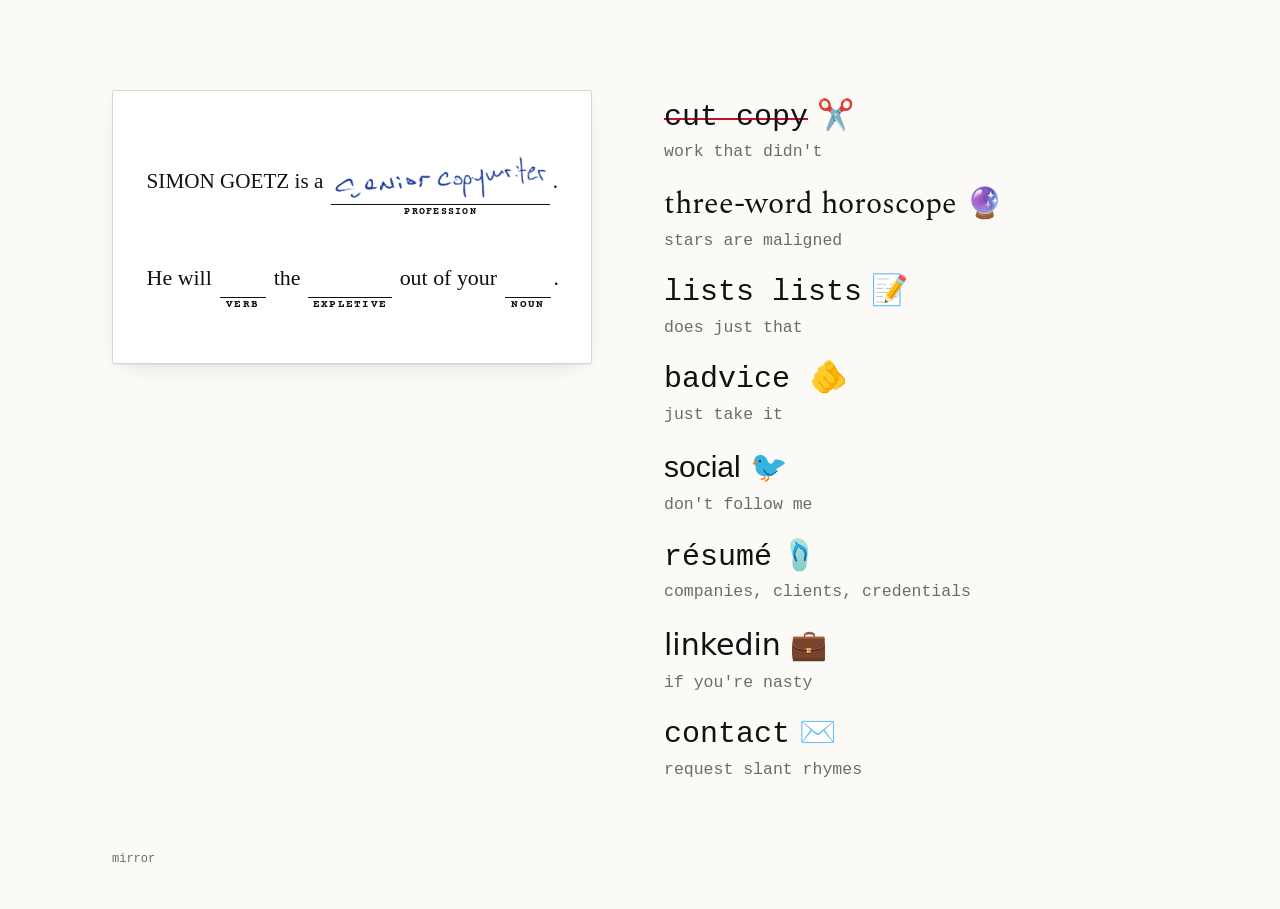
<file: index.html>
<!doctype html>
<html lang="en">
<head>
<meta charset="utf-8">
<meta name="viewport" content="width=device-width, initial-scale=1">
<title>Simon Goetz, Senior Copywriter</title>
<link rel="icon" href="/favicon.svg" type="image/svg+xml">
<meta property="og:title" content="Simon Goetz, Senior Copywriter">
<meta property="og:url" content="https://abcdefghijklmnopqrstuvwxyz.llc/">
<meta property="og:image" content="https://abcdefghijklmnopqrstuvwxyz.llc/og.png">
<meta property="og:image:width" content="1200">
<meta property="og:image:height" content="630">
<meta name="twitter:card" content="summary_large_image">
<meta name="description" content="SIMON GOETZ is a senior copywriter.">
<meta property="og:description" content="SIMON GOETZ is a senior copywriter.">
<script src="mirror.js?v=e56e18dc"></script>
<link rel="stylesheet" href="style.css?v=29d5fe85">
<link rel="preconnect" href="https://fonts.googleapis.com">
<link rel="preconnect" href="https://fonts.gstatic.com" crossorigin>
<link rel="stylesheet" href="https://fonts.googleapis.com/css2?family=Spectral:ital,wght@0,400;0,600;1,400&family=Courier+Prime:wght@700&family=Nothing+You+Could+Do&family=EB+Garamond&display=swap">
</head>
<body class="home">
<main>
<h1 class="sr-only">Simon Goetz, Senior Copywriter</h1>
<aside class="card" aria-label="Simon's first business card, a mad lib"><div class="flip">
<div class="side front"><div class="face">
<p class="l1">SIMON GOETZ is a <span class="blank filled"><img class="hand" src="/handwriting.png?v=539e01a2" alt="senior copywriter" width="1100" height="241" decoding="async"><span class="cue">profession</span></span>.</p>
<p class="l2">He will <label class="blank"><input aria-label="verb" autocomplete="off" spellcheck="false" maxlength="14"><span class="cue">verb</span></label>
the <label class="blank wide"><input aria-label="expletive" autocomplete="off" spellcheck="false" maxlength="18"><span class="cue">expletive</span></label>
out of your <label class="blank"><input aria-label="noun" autocomplete="off" spellcheck="false" maxlength="14"><span class="cue">noun</span></label>.</p>
</div></div>
<div class="side back" aria-hidden="true"><div class="face">
<p class="lic">Licensed to use the whole alphabet.</p>
<p class="url"><a href="https://abcdefghijklmnopqrstuvwxyz.llc">abcdefghijklmnopqrstuvwxyz.llc</a></p>
</div></div>
</div><button class="sr-only turn" type="button">Turn the card over</button></aside>
<ol>
<li value="1" class="to-cut"><a href="/cut-copy/"><span class="word">cut copy</span><span class="emo" aria-hidden="true">✂️</span></a> <span class="aside">work that didn't</span></li>
<li value="2" class="to-twh"><a href="https://threewordhoroscope.substack.com"><span class="word">three-word horoscope</span><span class="emo" aria-hidden="true">🔮</span></a> <span class="aside">stars are maligned</span></li>
<li value="3" class="to-lists"><a href="https://listslists.xyz"><span class="word">lists lists</span><span class="emo" aria-hidden="true">📝</span></a> <span class="aside">does just that</span></li>
<li value="4" class="to-badvice"><a href="https://badvice.fyi"><span class="word">badvice</span> <span class="point" aria-hidden="true">🫵</span></a> <span class="aside">just take it</span></li>
<li value="5" class="to-social"><a href="/social/"><span class="word">social</span><span class="emo" aria-hidden="true">🐦</span></a> <span class="aside">don't follow me</span></li>
<li value="7" class="to-resume"><a href="/resume/"><span class="word">résumé</span><span class="shirt" aria-hidden="true"><span class="off">🩴</span><span class="on">👔</span></span></a> <span class="aside">companies, clients, credentials</span></li>
<li value="8" class="to-linkedin"><a href="https://www.linkedin.com/in/simongoetz"><span class="word">linkedin</span><span class="emo" aria-hidden="true">💼</span></a> <span class="aside">if you're nasty</span></li>
<li value="9" class="to-contact"><a href="#contact" class="mail" data-u="bm9taXM=" data-d="Y2xsLnp5eHd2dXRzcnFwb25tbGtqaWhnZmVkY2Jh" rel="nofollow"><span class="word">contact</span><span class="emo" aria-hidden="true">✉️</span></a> <span class="aside">request slant rhymes</span></li>
</ol>
<script>window.LISTS_FONTS = ["Literata", "EB Garamond", "Crimson Pro", "Libre Baskerville", "Lora", "Merriweather", "Source Serif 4", "Spectral", "Cormorant Garamond", "Alegreya", "Vollkorn", "Gentium Book Plus", "Newsreader", "Fraunces", "Instrument Serif", "Playfair Display", "Bodoni Moda", "Old Standard TT", "Cardo", "Sorts Mill Goudy", "PT Serif", "Bitter", "Domine", "Libre Caslon Text", "IM Fell English", "Atkinson Hyperlegible", "Inter", "IBM Plex Sans", "Work Sans", "Fira Sans", "Space Grotesk", "Libre Franklin", "Alegreya Sans", "PT Sans", "Manrope", "Archivo", "Syne", "Public Sans", "Jost", "Lexend", "Figtree", "Karla", "IBM Plex Mono", "JetBrains Mono", "Fira Code", "Space Mono", "Courier Prime", "Inconsolata", "Victor Mono", "DM Mono", "Overpass Mono", "Cousine", "Martian Mono", "Azeret Mono", "Major Mono Display", "Unica One", "Young Serif", "Gloock", "Libre Bodoni", "Ibarra Real Nova", "Besley", "Petrona", "Brygada 1918", "Imbue", "Castoro", "Rosarivo", "Zilla Slab", "Piazzolla", "Gelasio", "Bricolage Grotesque", "Hanken Grotesk", "Schibsted Grotesk", "Instrument Sans", "Recursive", "Chivo", "Spline Sans", "Geist", "Funnel Display", "Familjen Grotesk", "Epilogue", "Commissioner", "Big Shoulders Display", "Onest", "Darker Grotesque", "Radio Canada Big", "Chivo Mono", "Spline Sans Mono", "Geist Mono", "Atkinson Hyperlegible Mono", "Sometype Mono", "Red Hat Mono", "Fragment Mono", "Tiny5"];
window.BIOS_PAPERS = [["#fbf8f1", "#1b1b1b"], ["#111111", "#f2efe6"], ["#f4e9d8", "#3a2a1a"], ["#ffffff", "#0033cc"], ["#ffe94d", "#111111"], ["#e9f1ea", "#16351f"], ["#1d1f3a", "#f7d488"], ["#f7f2ff", "#3b1d6e"], ["#fff5f5", "#b3001b"], ["#eeeeee", "#222222"], ["#0b3d2e", "#e8f5e9"], ["#fdf0e6", "#c2410c"], ["#fff8e7", "#7a1f00"], ["#0f1e3d", "#ffd6a5"], ["#f0fff4", "#05603a"], ["#2b0a3d", "#ffb3f6"], ["#ffefd5", "#5b2c06"], ["#002b36", "#93e1d8"], ["#fdf6e3", "#073642"], ["#ff6b6b", "#1a0000"], ["#ffd1dc", "#6b0f2b"], ["#e0f7fa", "#004d57"], ["#3d0000", "#ffcfa3"], ["#f5f5dc", "#3b3b00"], ["#000000", "#39ff14"], ["#14213d", "#fca311"], ["#ffffff", "#008000"], ["#ffe4e1", "#8b0000"], ["#283618", "#fefae0"], ["#fefae0", "#bc4749"], ["#cdeac0", "#2d3a1f"], ["#03045e", "#caf0f8"], ["#f8edeb", "#6d597a"], ["#2d00f7", "#ffffff"], ["#ff9f1c", "#1d1d1d"], ["#a8dadc", "#1d3557"], ["#ffffff", "#7b2cbf"], ["#1e1e1e", "#ff8c42"], ["#f2e8cf", "#386641"], ["#ffc6ff", "#3a0ca3"], ["#06d6a0", "#073b4c"], ["#ffbe0b", "#3a0ca3"], ["#22223b", "#f2e9e4"], ["#ffd6e0", "#0b3954"], ["#00a6fb", "#001b2e"], ["#002fa7", "#f4f1ea"], ["#e30613", "#ffffff"], ["#f2c12e", "#111111"], ["#ef6c1a", "#111111"], ["#2b2b2b", "#ff7a1a"], ["#ff48b0", "#1b1b1b"], ["#ffffff", "#1d3ec9"], ["#ffffff", "#d52b1e"], ["#282828", "#ebdbb2"], ["#fbf1c7", "#3c3836"], ["#282a36", "#f8f8f2"], ["#2e3440", "#d8dee9"], ["#1a1b26", "#c0caf5"], ["#1e1e2e", "#cdd6f4"], ["#eff1f5", "#4c4f69"], ["#191724", "#e0def4"], ["#faf4ed", "#575279"], ["#2d353b", "#d3c6aa"], ["#272822", "#f8f8f2"], ["#0f4c81", "#f5f5f0"], ["#bb2649", "#fff4f0"], ["#ffbe98", "#3b1f14"], ["#81d8d0", "#0d2b2a"], ["#ff4f00", "#111111"], ["#ede8e0", "#2f2a24"], ["#a47864", "#1c120d"], ["#e4447b", "#1a0a10"]];
window.BADVICE_FONTS = ["Literata", "EB Garamond", "Crimson Pro", "Libre Baskerville", "Lora", "Merriweather", "Source Serif 4", "Spectral", "Cormorant Garamond", "Alegreya", "Vollkorn", "Gentium Book Plus", "Newsreader", "Fraunces", "Instrument Serif", "Playfair Display", "Bodoni Moda", "Old Standard TT", "Cardo", "Sorts Mill Goudy", "PT Serif", "Bitter", "Domine", "Libre Caslon Text", "IM Fell English", "Atkinson Hyperlegible", "Inter", "IBM Plex Sans", "Work Sans", "Fira Sans", "Space Grotesk", "Libre Franklin", "Alegreya Sans", "PT Sans", "Manrope", "Archivo", "Syne", "Public Sans", "Jost", "Lexend", "Figtree", "Karla", "IBM Plex Mono", "JetBrains Mono", "Fira Code", "Space Mono", "Courier Prime", "Inconsolata", "Victor Mono", "DM Mono", "Overpass Mono", "Cousine", "Martian Mono", "Azeret Mono", "Major Mono Display", "Unica One", "Young Serif", "Gloock", "Libre Bodoni", "Ibarra Real Nova", "Besley", "Petrona", "Brygada 1918", "Imbue", "Castoro", "Rosarivo", "Zilla Slab", "Piazzolla", "Gelasio", "Bricolage Grotesque", "Hanken Grotesk", "Schibsted Grotesk", "Instrument Sans", "Recursive", "Chivo", "Spline Sans", "Geist", "Funnel Display", "Familjen Grotesk", "Epilogue", "Commissioner", "Big Shoulders Display", "Onest", "Darker Grotesque", "Radio Canada Big", "Chivo Mono", "Spline Sans Mono", "Geist Mono", "Atkinson Hyperlegible Mono", "Sometype Mono", "Red Hat Mono", "Fragment Mono", "Tiny5"];</script>
<script src="landing.js?v=d049210c"></script>
</main>
<footer class="landing mirror"><a class="to-mirror" href="https://zyxwvutsrqponmlkjihgfedcba.llc/">mirror</a></footer>
</body>
</html>
</file>
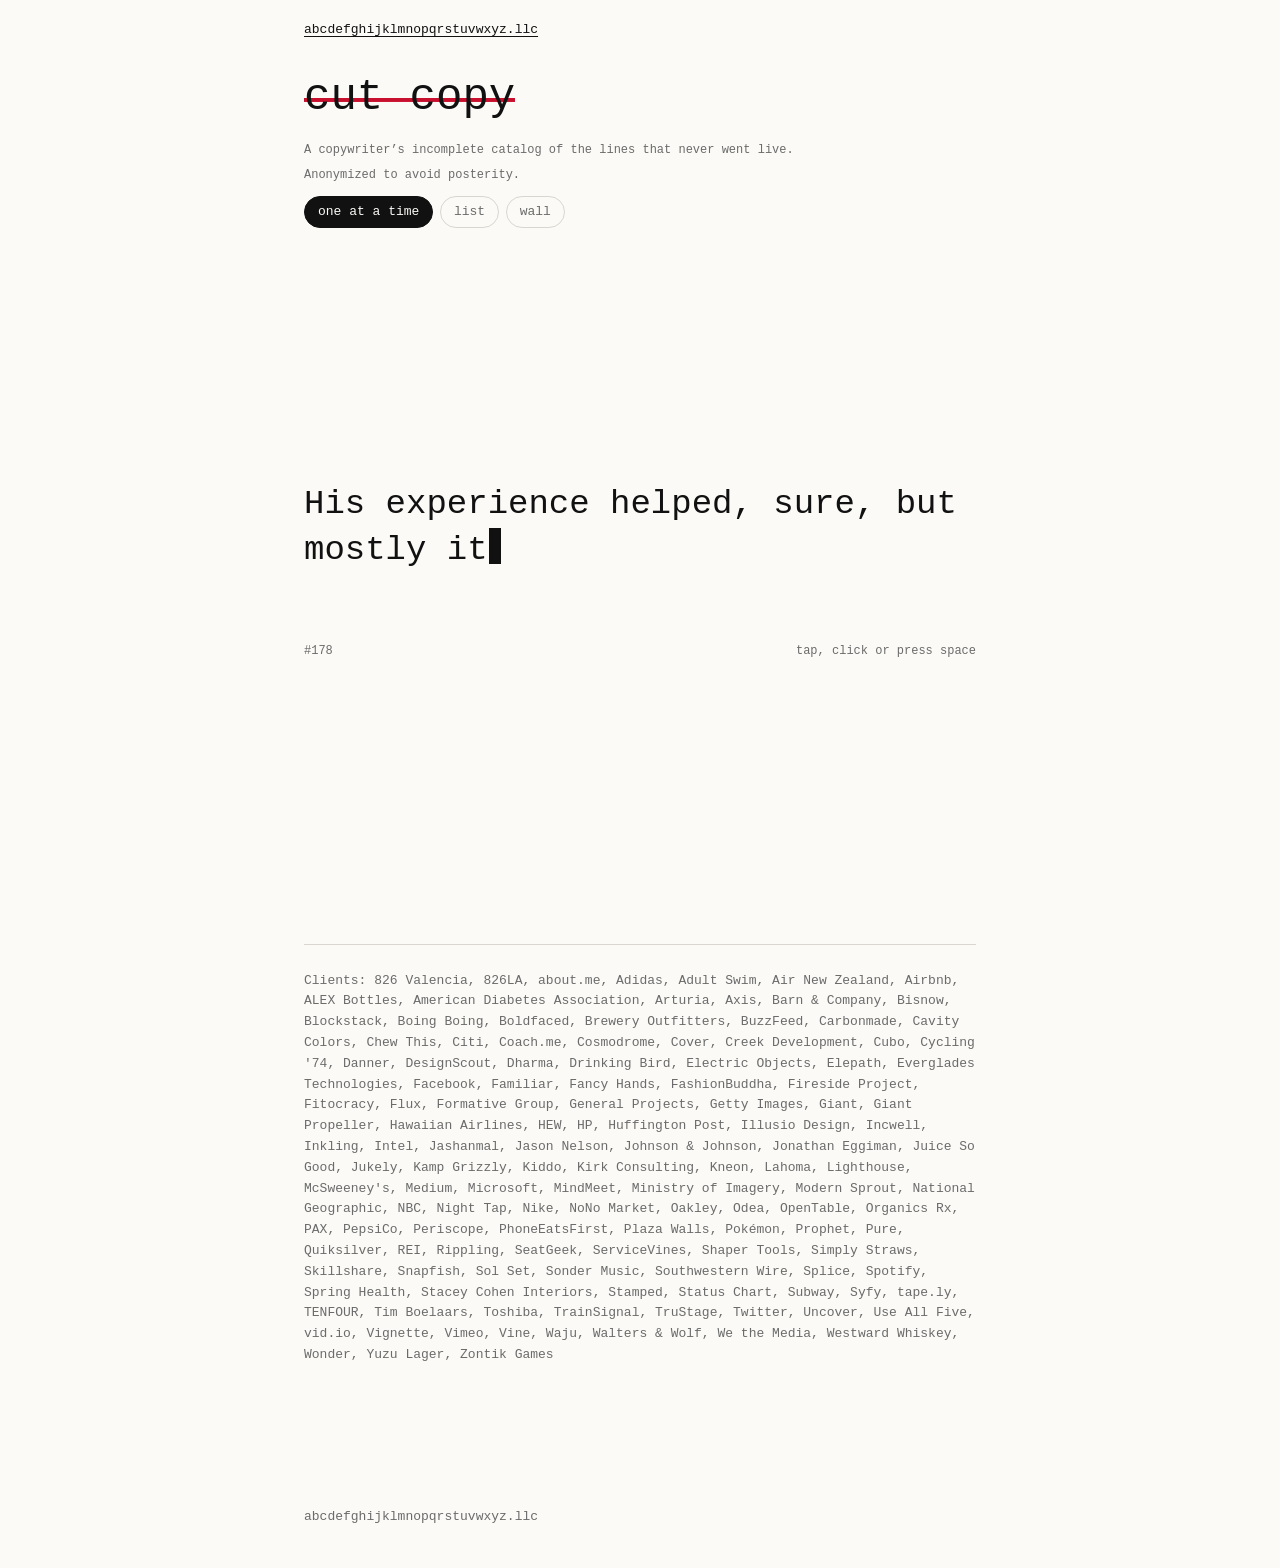
<file: cut-copy/index.html>
<!doctype html>
<html lang="en">
<head>
<meta charset="utf-8">
<meta name="viewport" content="width=device-width, initial-scale=1">
<title>cut copy · Simon Goetz</title>
<link rel="icon" href="/favicon.svg" type="image/svg+xml">
<meta property="og:title" content="cut copy · Simon Goetz">
<meta property="og:url" content="https://abcdefghijklmnopqrstuvwxyz.llc/cut-copy/">
<meta property="og:image" content="https://abcdefghijklmnopqrstuvwxyz.llc/og.png">
<meta property="og:image:width" content="1200">
<meta property="og:image:height" content="630">
<meta name="twitter:card" content="summary_large_image">
<meta name="description" content="A copywriter’s incomplete catalog of the lines that never went live.">
<meta property="og:description" content="A copywriter’s incomplete catalog of the lines that never went live.">
<script src="../mirror.js?v=e56e18dc"></script>
<link rel="stylesheet" href="../style.css?v=29d5fe85">
</head>
<body class="cut">
<nav><a href="/">abcdefghijklmnopqrstuvwxyz.llc</a></nav>
<main>
<h1 class="cut-title"><span>cut copy</span></h1>
<header class="intro"><p>A copywriter’s incomplete catalog of the lines that never went live.</p>
<p>Anonymized to avoid posterity.</p></header>
<div id="cc"></div>
<noscript><p><a href="list/">all 959 lines, one per line</a></p></noscript>
<footer><hr>
<p>Clients: 826 Valencia, 826LA, about.me, Adidas, Adult Swim, Air New Zealand, Airbnb, ALEX Bottles, American Diabetes Association, Arturia, Axis, Barn &amp; Company, Bisnow, Blockstack, Boing Boing, Boldfaced, Brewery Outfitters, BuzzFeed, Carbonmade, Cavity Colors, Chew This, Citi, Coach.me, Cosmodrome, Cover, Creek Development, Cubo, Cycling '74, Danner, DesignScout, Dharma, Drinking Bird, Electric Objects, Elepath, Everglades Technologies, Facebook, Familiar, Fancy Hands, FashionBuddha, Fireside Project, Fitocracy, Flux, Formative Group, General Projects, Getty Images, Giant, Giant Propeller, Hawaiian Airlines, HEW, HP, Huffington Post, Illusio Design, Incwell, Inkling, Intel, Jashanmal, Jason Nelson, Johnson &amp; Johnson, Jonathan Eggiman, Juice So Good, Jukely, Kamp Grizzly, Kiddo, Kirk Consulting, Kneon, Lahoma, Lighthouse, McSweeney's, Medium, Microsoft, MindMeet, Ministry of Imagery, Modern Sprout, National Geographic, NBC, Night Tap, Nike, NoNo Market, Oakley, Odea, OpenTable, Organics Rx, PAX, PepsiCo, Periscope, PhoneEatsFirst, Plaza Walls, Pokémon, Prophet, Pure, Quiksilver, REI, Rippling, SeatGeek, ServiceVines, Shaper Tools, Simply Straws, Skillshare, Snapfish, Sol Set, Sonder Music, Southwestern Wire, Splice, Spotify, Spring Health, Stacey Cohen Interiors, Stamped, Status Chart, Subway, Syfy, tape.ly, TENFOUR, Tim Boelaars, Toshiba, TrainSignal, TruStage, Twitter, Uncover, Use All Five, vid.io, Vignette, Vimeo, Vine, Waju, Walters &amp; Wolf, We the Media, Westward Whiskey, Wonder, Yuzu Lager, Zontik Games</p>
</footer>
<script src="lines.js?v=5e9a65a8"></script>
<script src="../cutcopy.js?v=5e9a65a8"></script>
</main>
<footer class="landing"><a class="addr" href="https://abcdefghijklmnopqrstuvwxyz.llc">abcdefghijklmnopqrstuvwxyz.llc</a></footer>
</body>
</html>
</file>
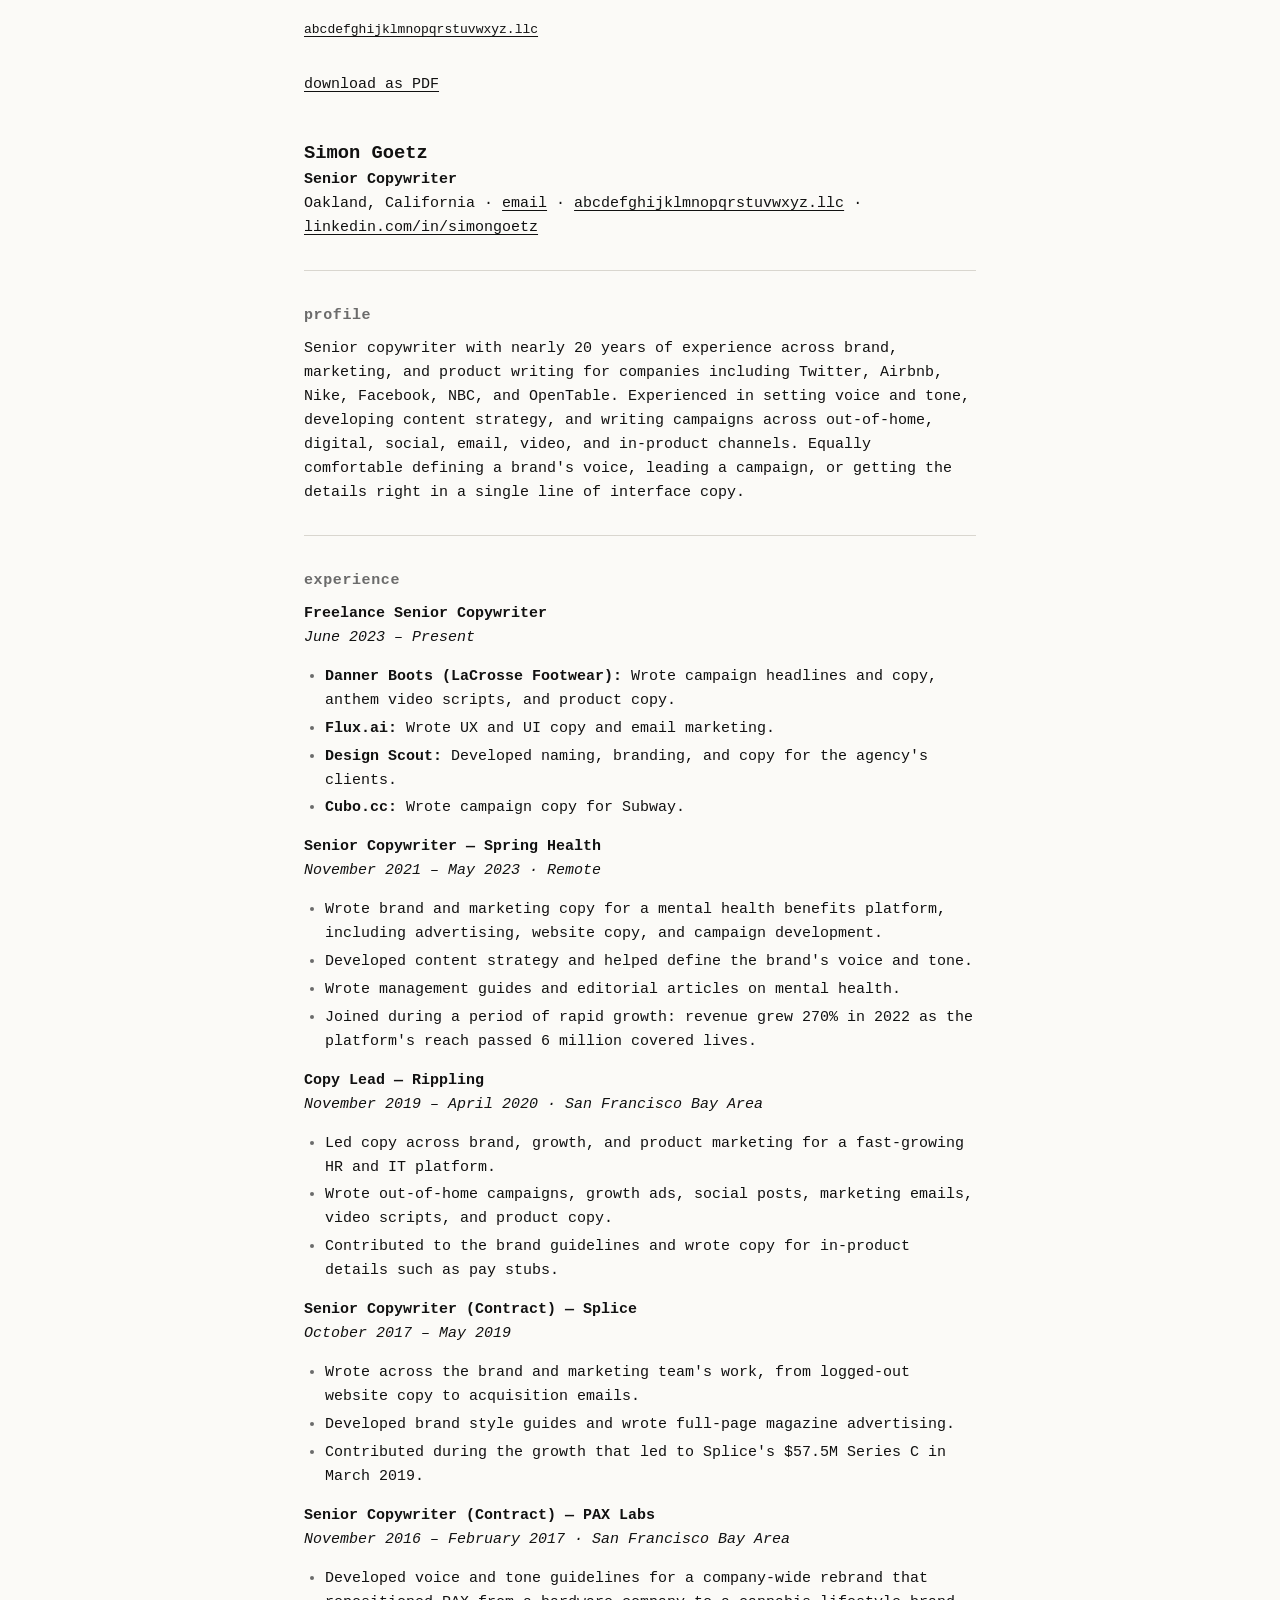
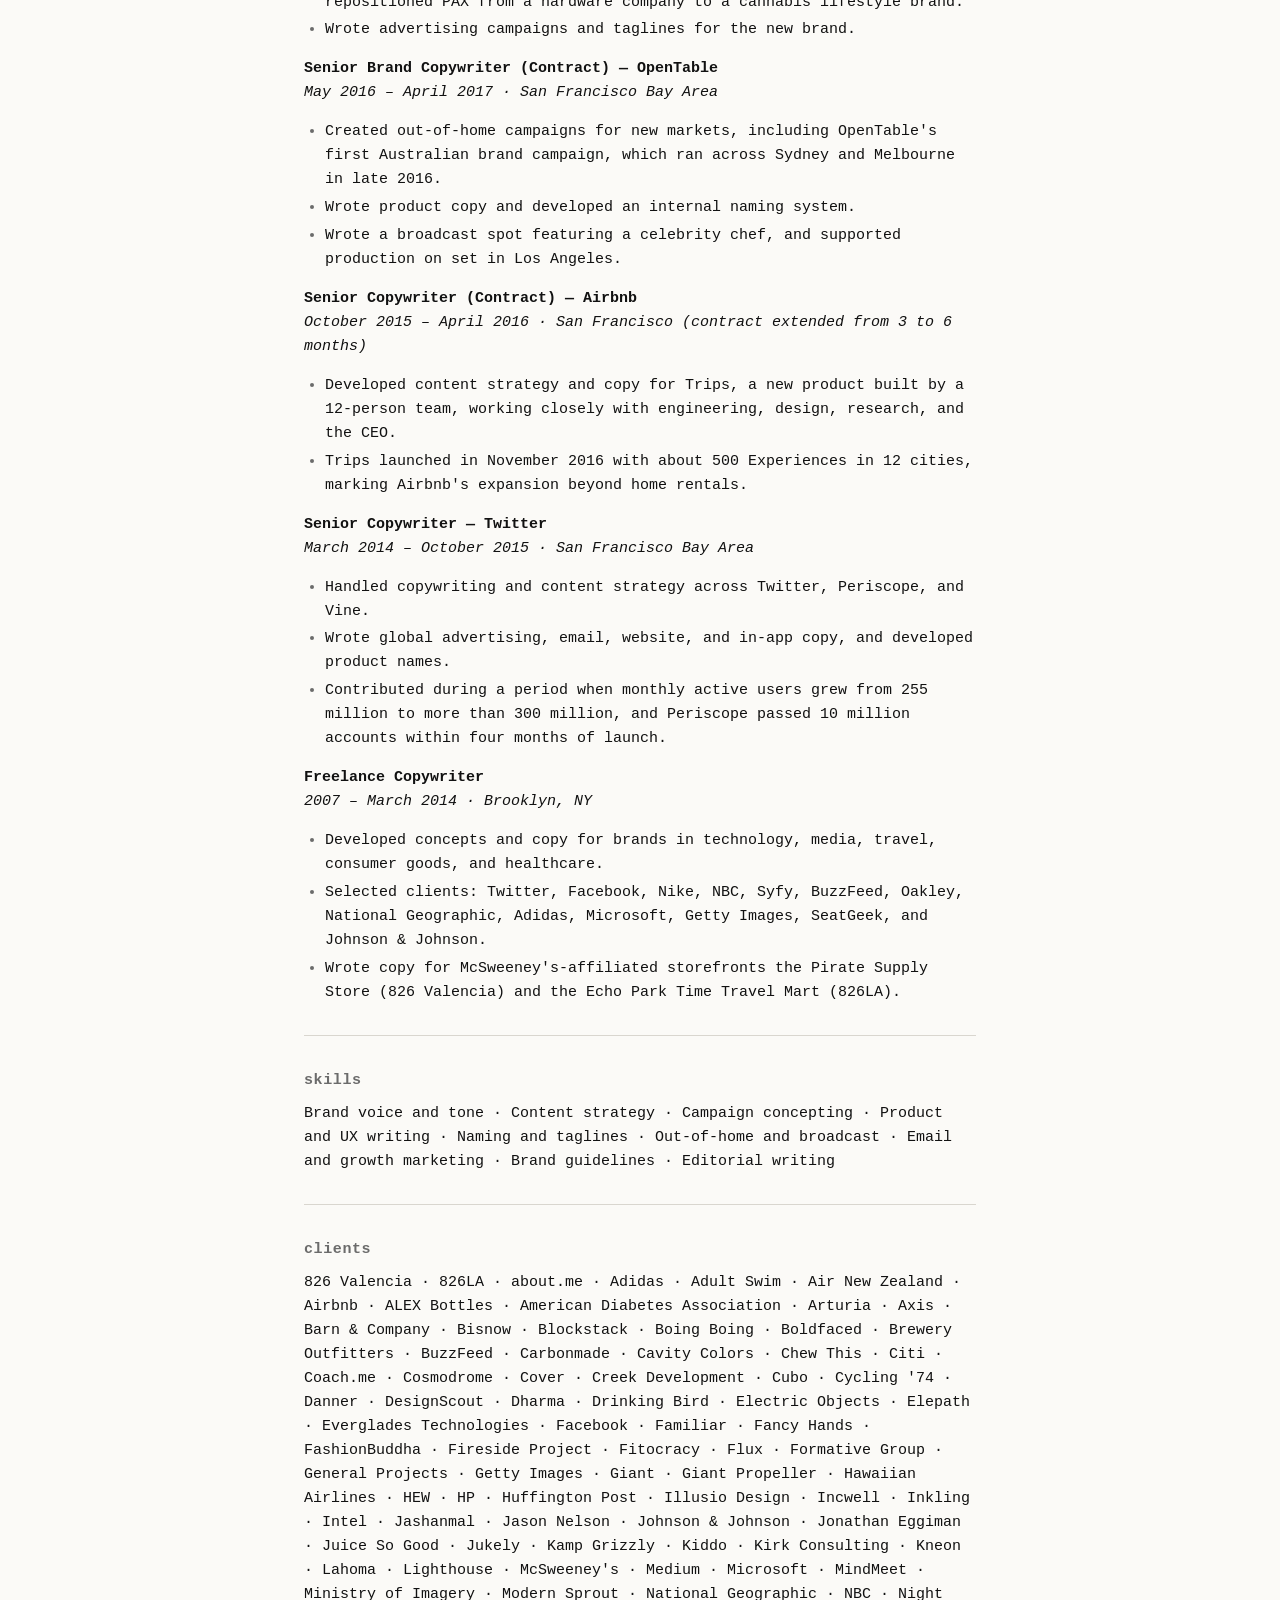
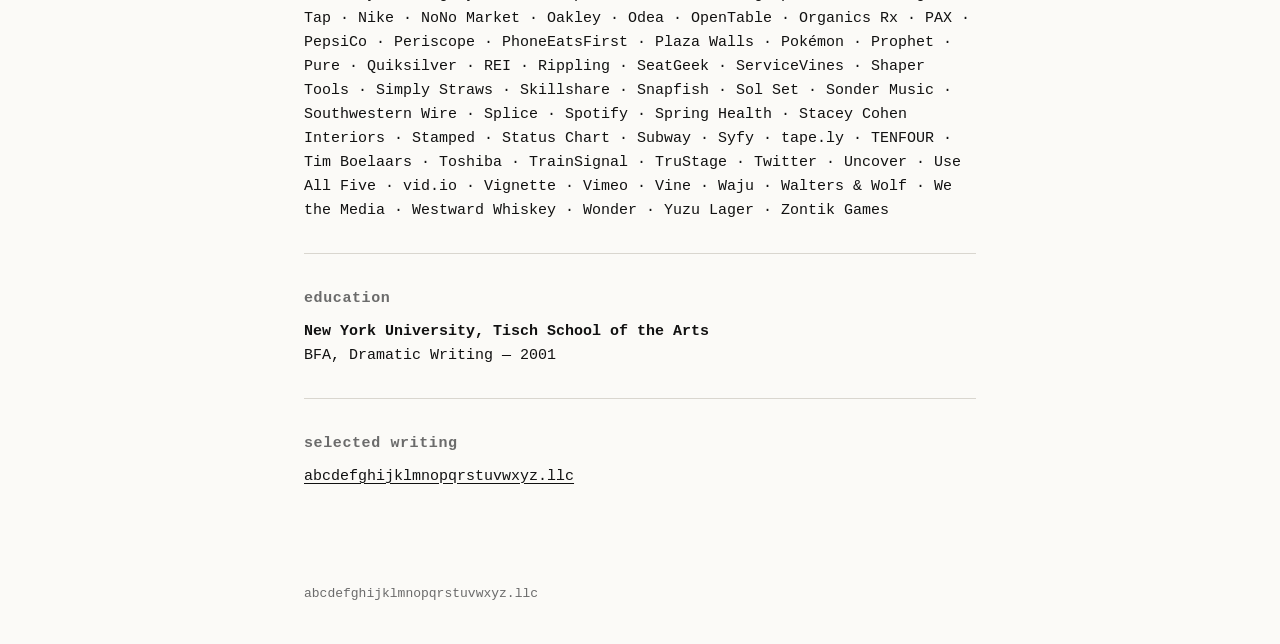
<file: resume/index.html>
<!doctype html>
<html lang="en">
<head>
<meta charset="utf-8">
<meta name="viewport" content="width=device-width, initial-scale=1">
<title>simon goetz résumé</title>
<link rel="icon" href="/favicon.svg" type="image/svg+xml">
<meta property="og:title" content="simon goetz résumé">
<meta property="og:url" content="https://abcdefghijklmnopqrstuvwxyz.llc/resume/">
<meta property="og:image" content="https://abcdefghijklmnopqrstuvwxyz.llc/og.png">
<meta property="og:image:width" content="1200">
<meta property="og:image:height" content="630">
<meta name="twitter:card" content="summary_large_image">
<meta name="description" content="Senior copywriter with nearly 20 years of experience across brand, marketing, and product writing for companies including Twitter, Airbnb, Nike, Facebook, NBC, and OpenTable.">
<meta property="og:description" content="Senior copywriter with nearly 20 years of experience across brand, marketing, and product writing for companies including Twitter, Airbnb, Nike, Facebook, NBC, and OpenTable.">
<script src="../mirror.js?v=e56e18dc"></script>
<link rel="stylesheet" href="../style.css?v=29d5fe85">
</head>
<body class="cv">
<nav><a href="/">abcdefghijklmnopqrstuvwxyz.llc</a></nav>
<main>
<p class="pdf"><a href="simon-goetz-resume.pdf" download="simon goetz résumé.pdf">download as PDF</a></p>
<h1>Simon Goetz</h1>
<p><strong>Senior Copywriter</strong><br>
Oakland, California · <a href="#contact" class="mail" data-u="bm9taXM=" data-d="Y2xsLnp5eHd2dXRzcnFwb25tbGtqaWhnZmVkY2Jh" rel="nofollow">email</a> · <a href="https://abcdefghijklmnopqrstuvwxyz.llc">abcdefghijklmnopqrstuvwxyz.llc</a> · <a href="https://www.linkedin.com/in/simongoetz/">linkedin.com/in/simongoetz</a></p>
<hr>
<h2>Profile</h2>
<p>Senior copywriter with nearly 20 years of experience across brand, marketing, and product writing for companies including Twitter, Airbnb, Nike, Facebook, NBC, and OpenTable. Experienced in setting voice and tone, developing content strategy, and writing campaigns across out-of-home, digital, social, email, video, and in-product channels. Equally comfortable defining a brand's voice, leading a campaign, or getting the details right in a single line of interface copy.</p>
<hr>
<h2>Experience</h2>
<p><strong>Freelance Senior Copywriter</strong><br>
<em>June 2023 – Present</em></p>
<ul>
<li><strong>Danner Boots (LaCrosse Footwear):</strong> Wrote campaign headlines and copy, anthem video scripts, and product copy.</li>
<li><strong>Flux.ai:</strong> Wrote UX and UI copy and email marketing.</li>
<li><strong>Design Scout:</strong> Developed naming, branding, and copy for the agency's clients.</li>
<li><strong>Cubo.cc:</strong> Wrote campaign copy for Subway.</li>
</ul>
<p><strong>Senior Copywriter — Spring Health</strong><br>
<em>November 2021 – May 2023 · Remote</em></p>
<ul>
<li>Wrote brand and marketing copy for a mental health benefits platform, including advertising, website copy, and campaign development.</li>
<li>Developed content strategy and helped define the brand's voice and tone.</li>
<li>Wrote management guides and editorial articles on mental health.</li>
<li>Joined during a period of rapid growth: revenue grew 270% in 2022 as the platform's reach passed 6 million covered lives.</li>
</ul>
<p><strong>Copy Lead — Rippling</strong><br>
<em>November 2019 – April 2020 · San Francisco Bay Area</em></p>
<ul>
<li>Led copy across brand, growth, and product marketing for a fast-growing HR and IT platform.</li>
<li>Wrote out-of-home campaigns, growth ads, social posts, marketing emails, video scripts, and product copy.</li>
<li>Contributed to the brand guidelines and wrote copy for in-product details such as pay stubs.</li>
</ul>
<p><strong>Senior Copywriter (Contract) — Splice</strong><br>
<em>October 2017 – May 2019</em></p>
<ul>
<li>Wrote across the brand and marketing team's work, from logged-out website copy to acquisition emails.</li>
<li>Developed brand style guides and wrote full-page magazine advertising.</li>
<li>Contributed during the growth that led to Splice's $57.5M Series C in March 2019.</li>
</ul>
<p><strong>Senior Copywriter (Contract) — PAX Labs</strong><br>
<em>November 2016 – February 2017 · San Francisco Bay Area</em></p>
<ul>
<li>Developed voice and tone guidelines for a company-wide rebrand that repositioned PAX from a hardware company to a cannabis lifestyle brand.</li>
<li>Wrote advertising campaigns and taglines for the new brand.</li>
</ul>
<p><strong>Senior Brand Copywriter (Contract) — OpenTable</strong><br>
<em>May 2016 – April 2017 · San Francisco Bay Area</em></p>
<ul>
<li>Created out-of-home campaigns for new markets, including OpenTable's first Australian brand campaign, which ran across Sydney and Melbourne in late 2016.</li>
<li>Wrote product copy and developed an internal naming system.</li>
<li>Wrote a broadcast spot featuring a celebrity chef, and supported production on set in Los Angeles.</li>
</ul>
<p><strong>Senior Copywriter (Contract) — Airbnb</strong><br>
<em>October 2015 – April 2016 · San Francisco (contract extended from 3 to 6 months)</em></p>
<ul>
<li>Developed content strategy and copy for Trips, a new product built by a 12-person team, working closely with engineering, design, research, and the CEO.</li>
<li>Trips launched in November 2016 with about 500 Experiences in 12 cities, marking Airbnb's expansion beyond home rentals.</li>
</ul>
<p><strong>Senior Copywriter — Twitter</strong><br>
<em>March 2014 – October 2015 · San Francisco Bay Area</em></p>
<ul>
<li>Handled copywriting and content strategy across Twitter, Periscope, and Vine.</li>
<li>Wrote global advertising, email, website, and in-app copy, and developed product names.</li>
<li>Contributed during a period when monthly active users grew from 255 million to more than 300 million, and Periscope passed 10 million accounts within four months of launch.</li>
</ul>
<p><strong>Freelance Copywriter</strong><br>
<em>2007 – March 2014 · Brooklyn, NY</em></p>
<ul>
<li>Developed concepts and copy for brands in technology, media, travel, consumer goods, and healthcare.</li>
<li>Selected clients: Twitter, Facebook, Nike, NBC, Syfy, BuzzFeed, Oakley, National Geographic, Adidas, Microsoft, Getty Images, SeatGeek, and Johnson &amp; Johnson.</li>
<li>Wrote copy for McSweeney's-affiliated storefronts the Pirate Supply Store (826 Valencia) and the Echo Park Time Travel Mart (826LA).</li>
</ul>
<hr>
<h2>Skills</h2>
<p>Brand voice and tone · Content strategy · Campaign concepting · Product and UX writing · Naming and taglines · Out-of-home and broadcast · Email and growth marketing · Brand guidelines · Editorial writing</p>
<hr>
<h2>Clients</h2>
<p>826 Valencia · 826LA · about.me · Adidas · Adult Swim · Air New Zealand · Airbnb · ALEX Bottles · American Diabetes Association · Arturia · Axis · Barn &amp; Company · Bisnow · Blockstack · Boing Boing · Boldfaced · Brewery Outfitters · BuzzFeed · Carbonmade · Cavity Colors · Chew This · Citi · Coach.me · Cosmodrome · Cover · Creek Development · Cubo · Cycling '74 · Danner · DesignScout · Dharma · Drinking Bird · Electric Objects · Elepath · Everglades Technologies · Facebook · Familiar · Fancy Hands · FashionBuddha · Fireside Project · Fitocracy · Flux · Formative Group · General Projects · Getty Images · Giant · Giant Propeller · Hawaiian Airlines · HEW · HP · Huffington Post · Illusio Design · Incwell · Inkling · Intel · Jashanmal · Jason Nelson · Johnson &amp; Johnson · Jonathan Eggiman · Juice So Good · Jukely · Kamp Grizzly · Kiddo · Kirk Consulting · Kneon · Lahoma · Lighthouse · McSweeney's · Medium · Microsoft · MindMeet · Ministry of Imagery · Modern Sprout · National Geographic · NBC · Night Tap · Nike · NoNo Market · Oakley · Odea · OpenTable · Organics Rx · PAX · PepsiCo · Periscope · PhoneEatsFirst · Plaza Walls · Pokémon · Prophet · Pure · Quiksilver · REI · Rippling · SeatGeek · ServiceVines · Shaper Tools · Simply Straws · Skillshare · Snapfish · Sol Set · Sonder Music · Southwestern Wire · Splice · Spotify · Spring Health · Stacey Cohen Interiors · Stamped · Status Chart · Subway · Syfy · tape.ly · TENFOUR · Tim Boelaars · Toshiba · TrainSignal · TruStage · Twitter · Uncover · Use All Five · vid.io · Vignette · Vimeo · Vine · Waju · Walters &amp; Wolf · We the Media · Westward Whiskey · Wonder · Yuzu Lager · Zontik Games</p>
<hr>
<h2>Education</h2>
<p><strong>New York University, Tisch School of the Arts</strong><br>
BFA, Dramatic Writing — 2001</p>
<hr>
<h2>Selected Writing</h2>
<p><a href="https://abcdefghijklmnopqrstuvwxyz.llc">abcdefghijklmnopqrstuvwxyz.llc</a></p>
<script>
document.querySelectorAll("a.mail").forEach(a => {
  const dec = s => atob(s).split("").reverse().join("");
  const arm = () => { a.href = "mailto:" + dec(a.dataset.u) + "\u0040" + dec(a.dataset.d); };
  ["pointerenter", "focus", "touchstart"].forEach(ev => a.addEventListener(ev, arm, { once: true, passive: true }));
  a.addEventListener("click", () => { if (!a.href.startsWith("mailto:")) arm(); });
});
</script>
</main>
<footer class="landing"><a class="addr" href="https://abcdefghijklmnopqrstuvwxyz.llc">abcdefghijklmnopqrstuvwxyz.llc</a></footer>
</body>
</html>
</file>
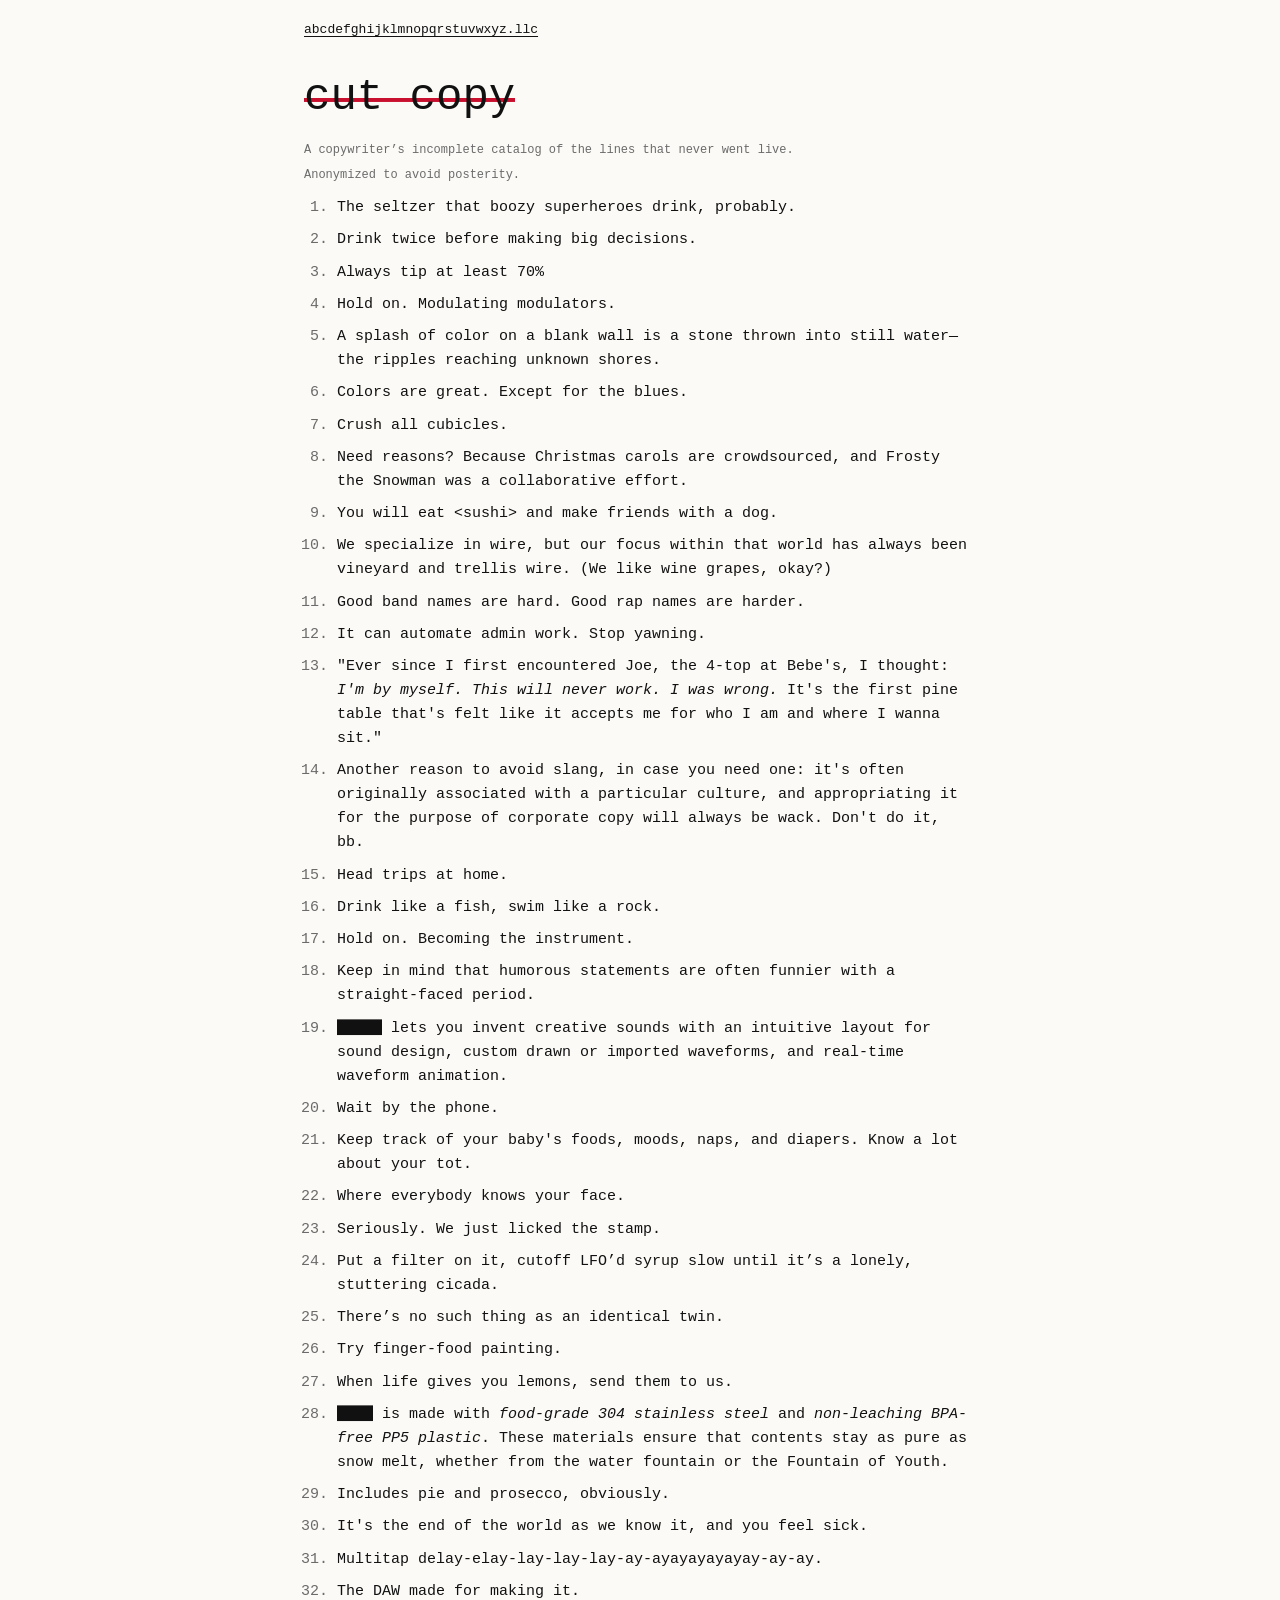
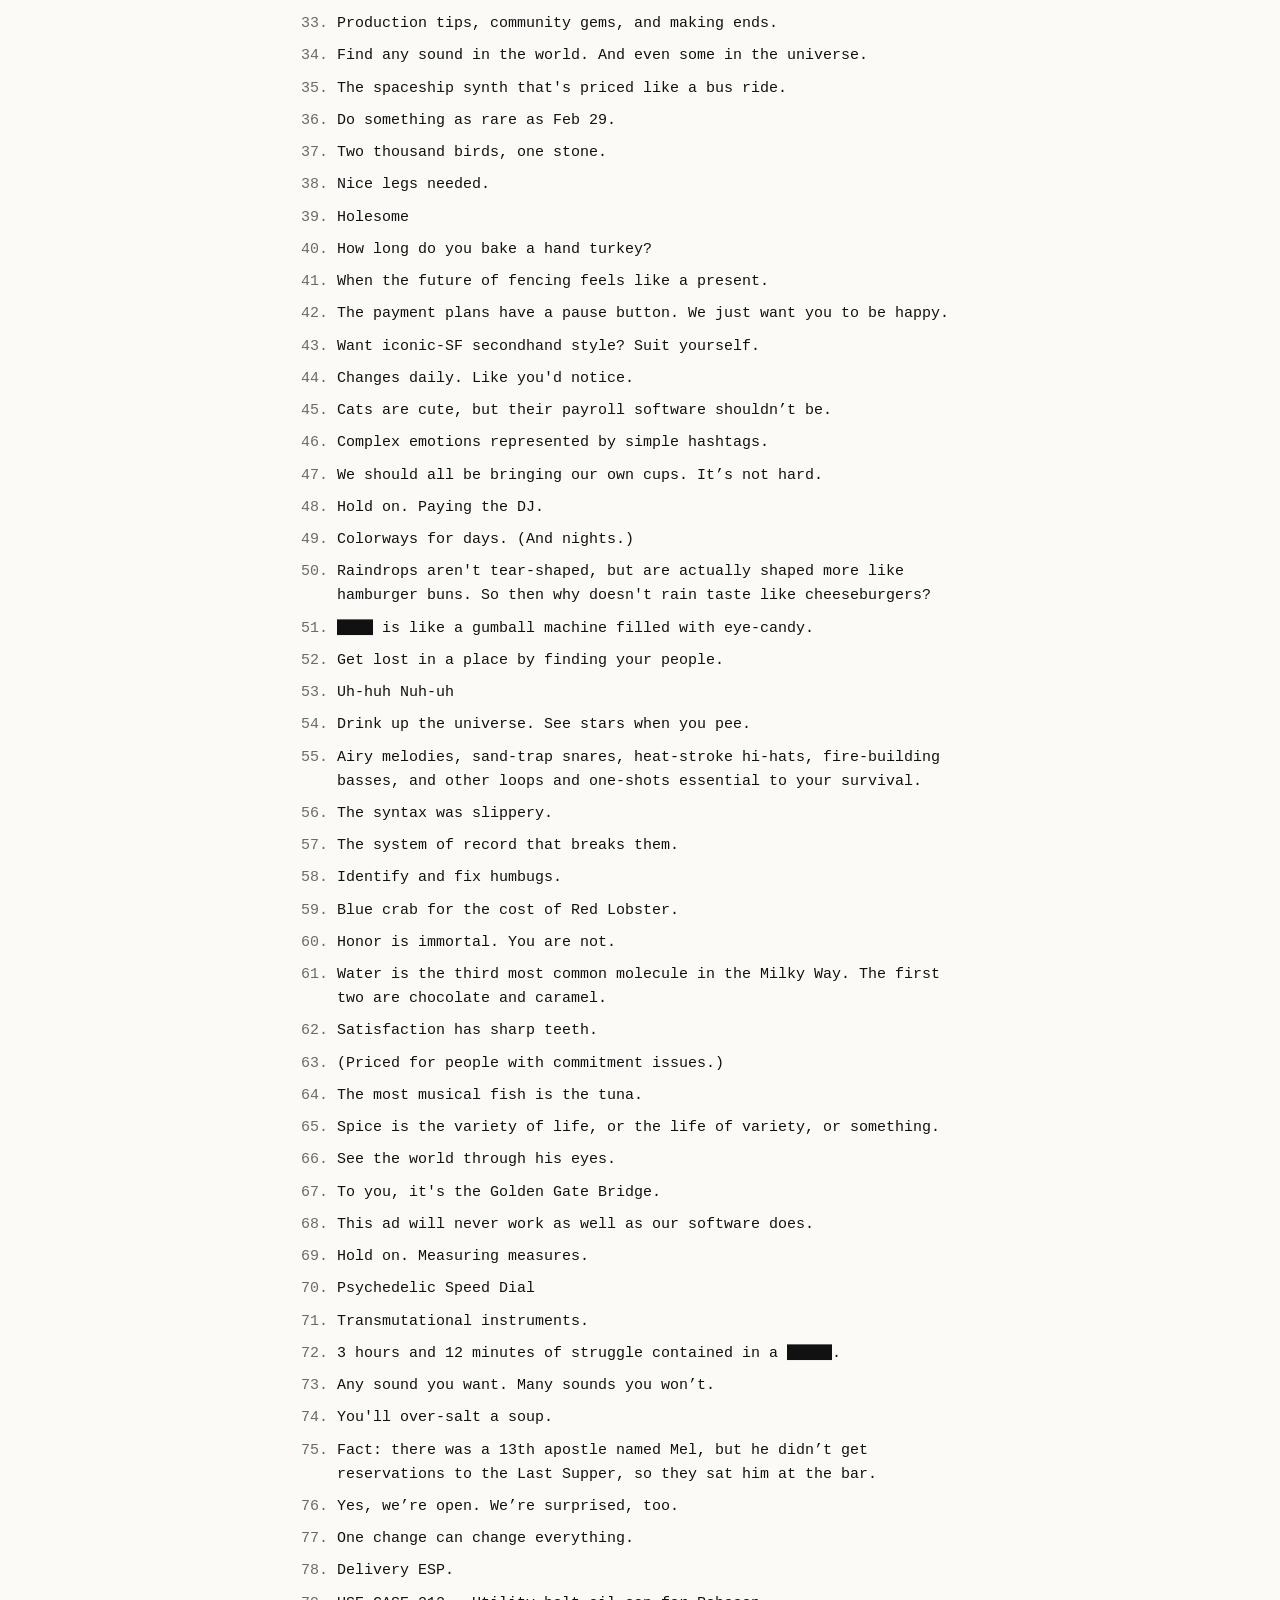
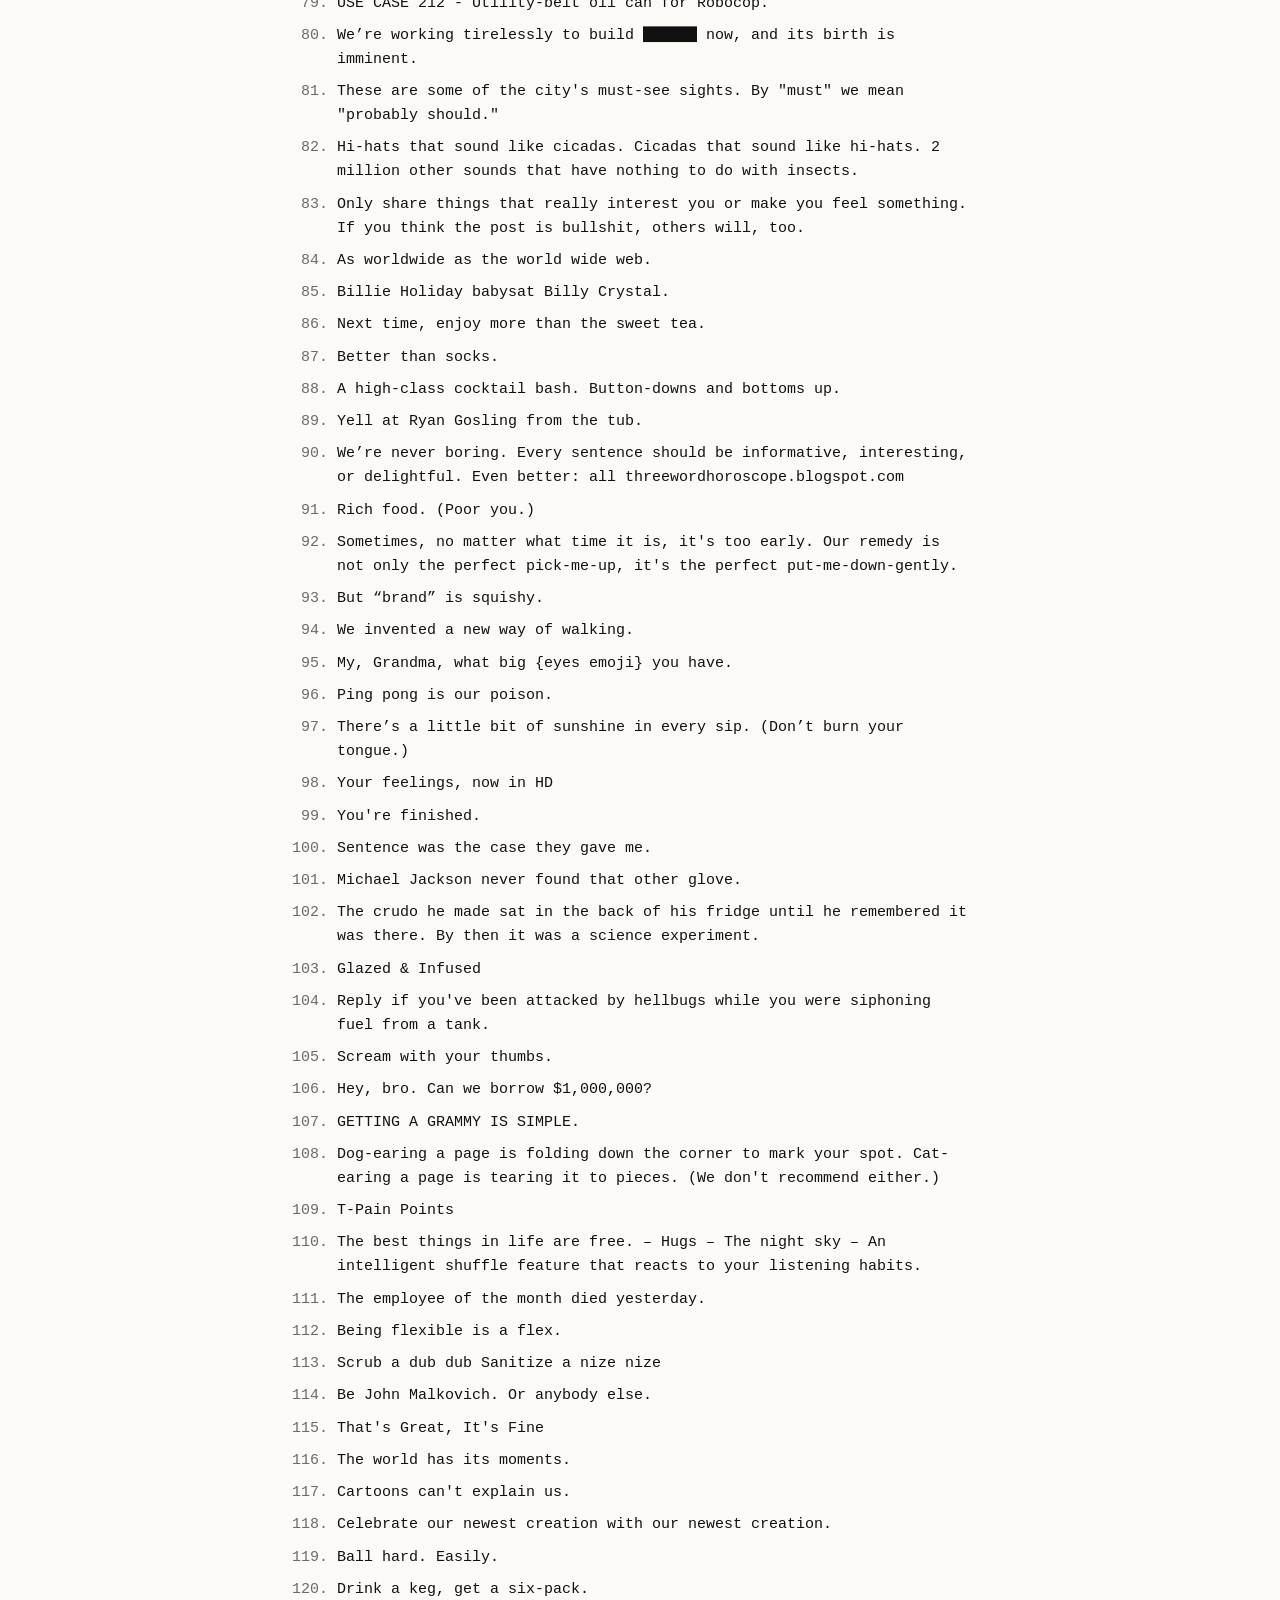
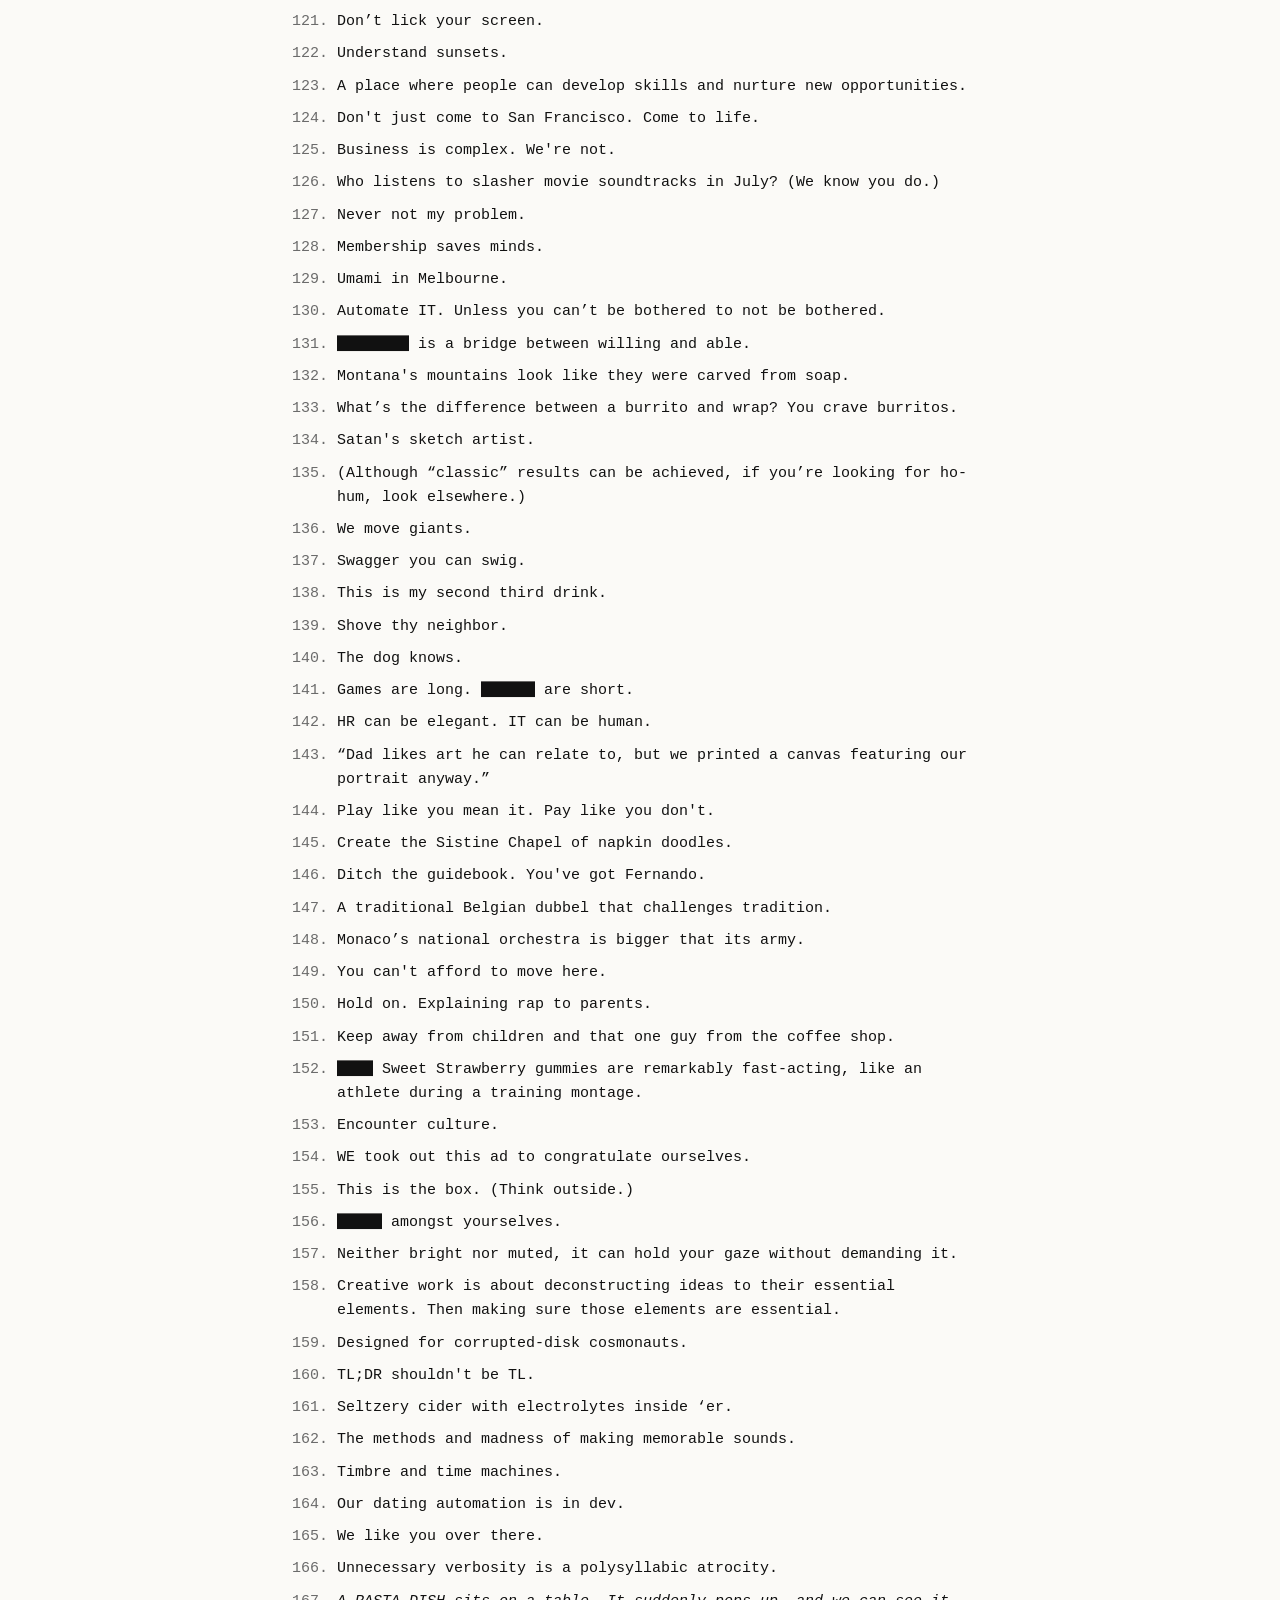
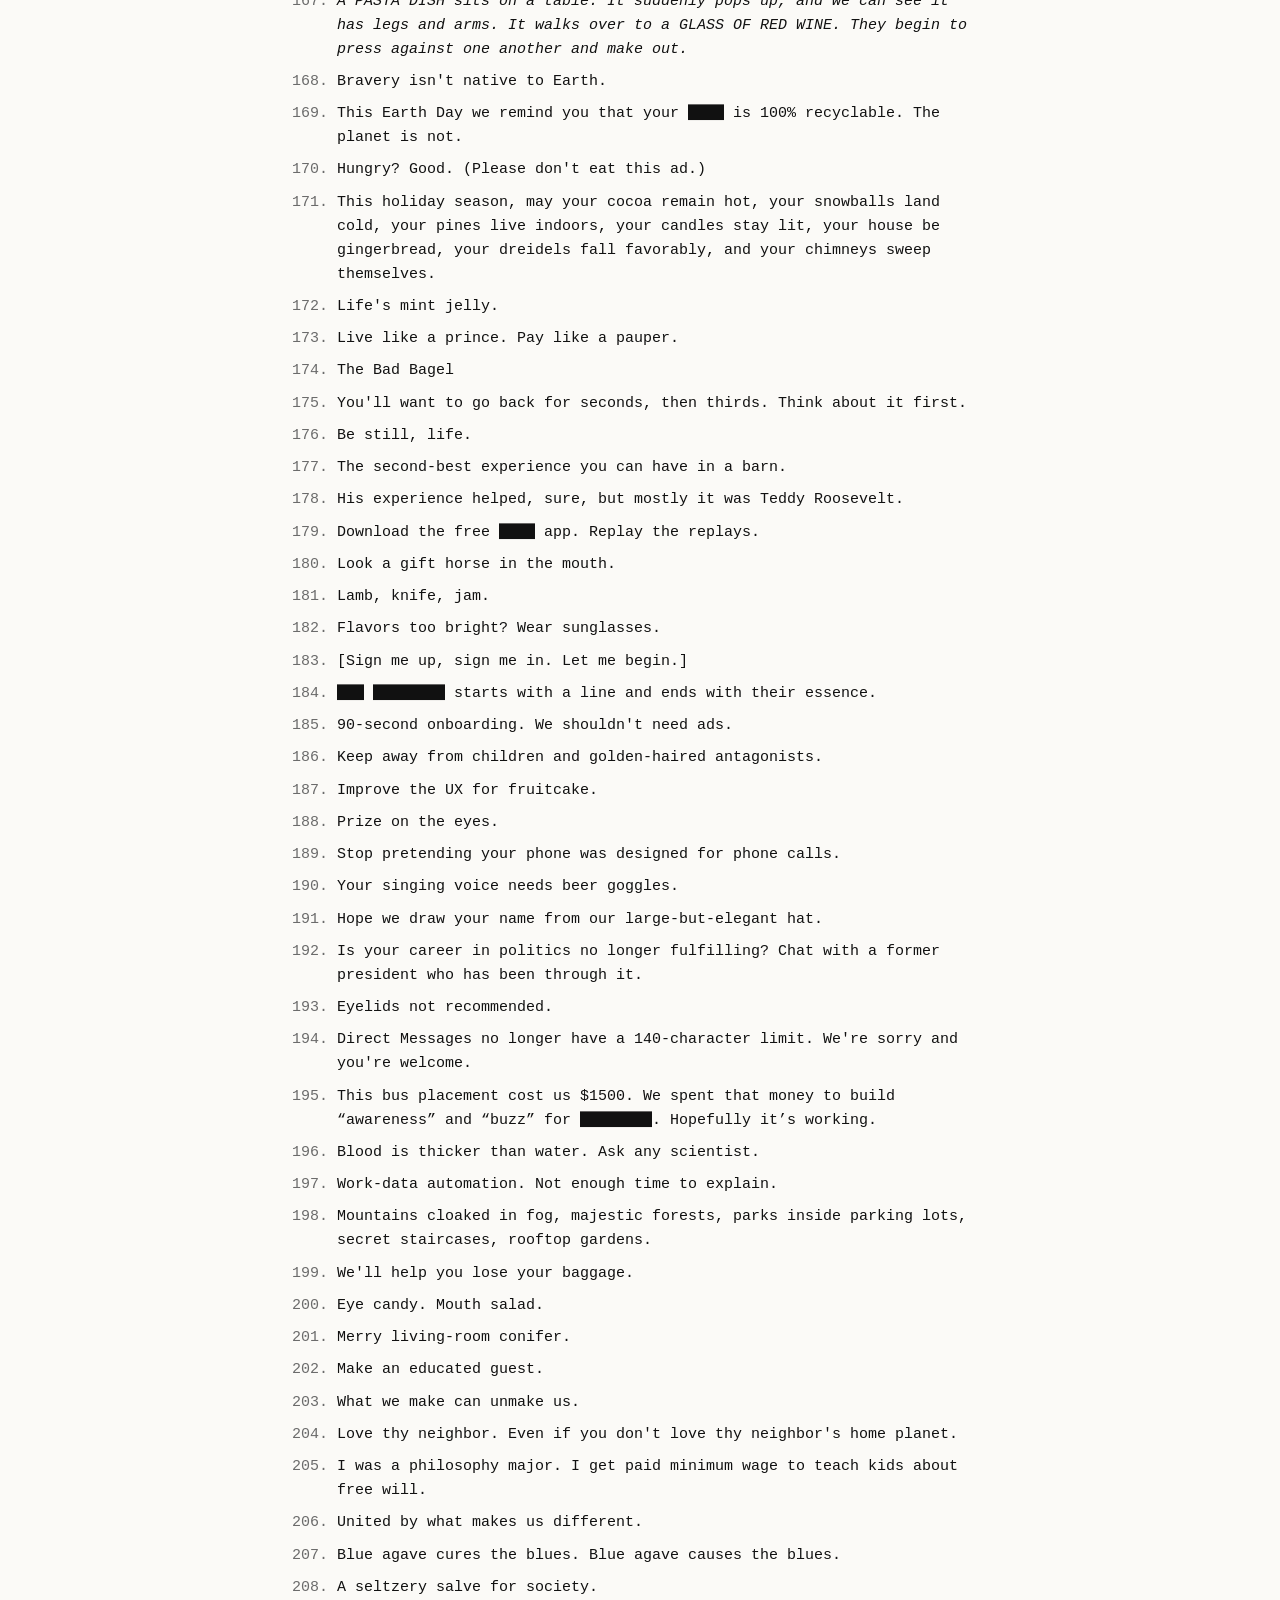
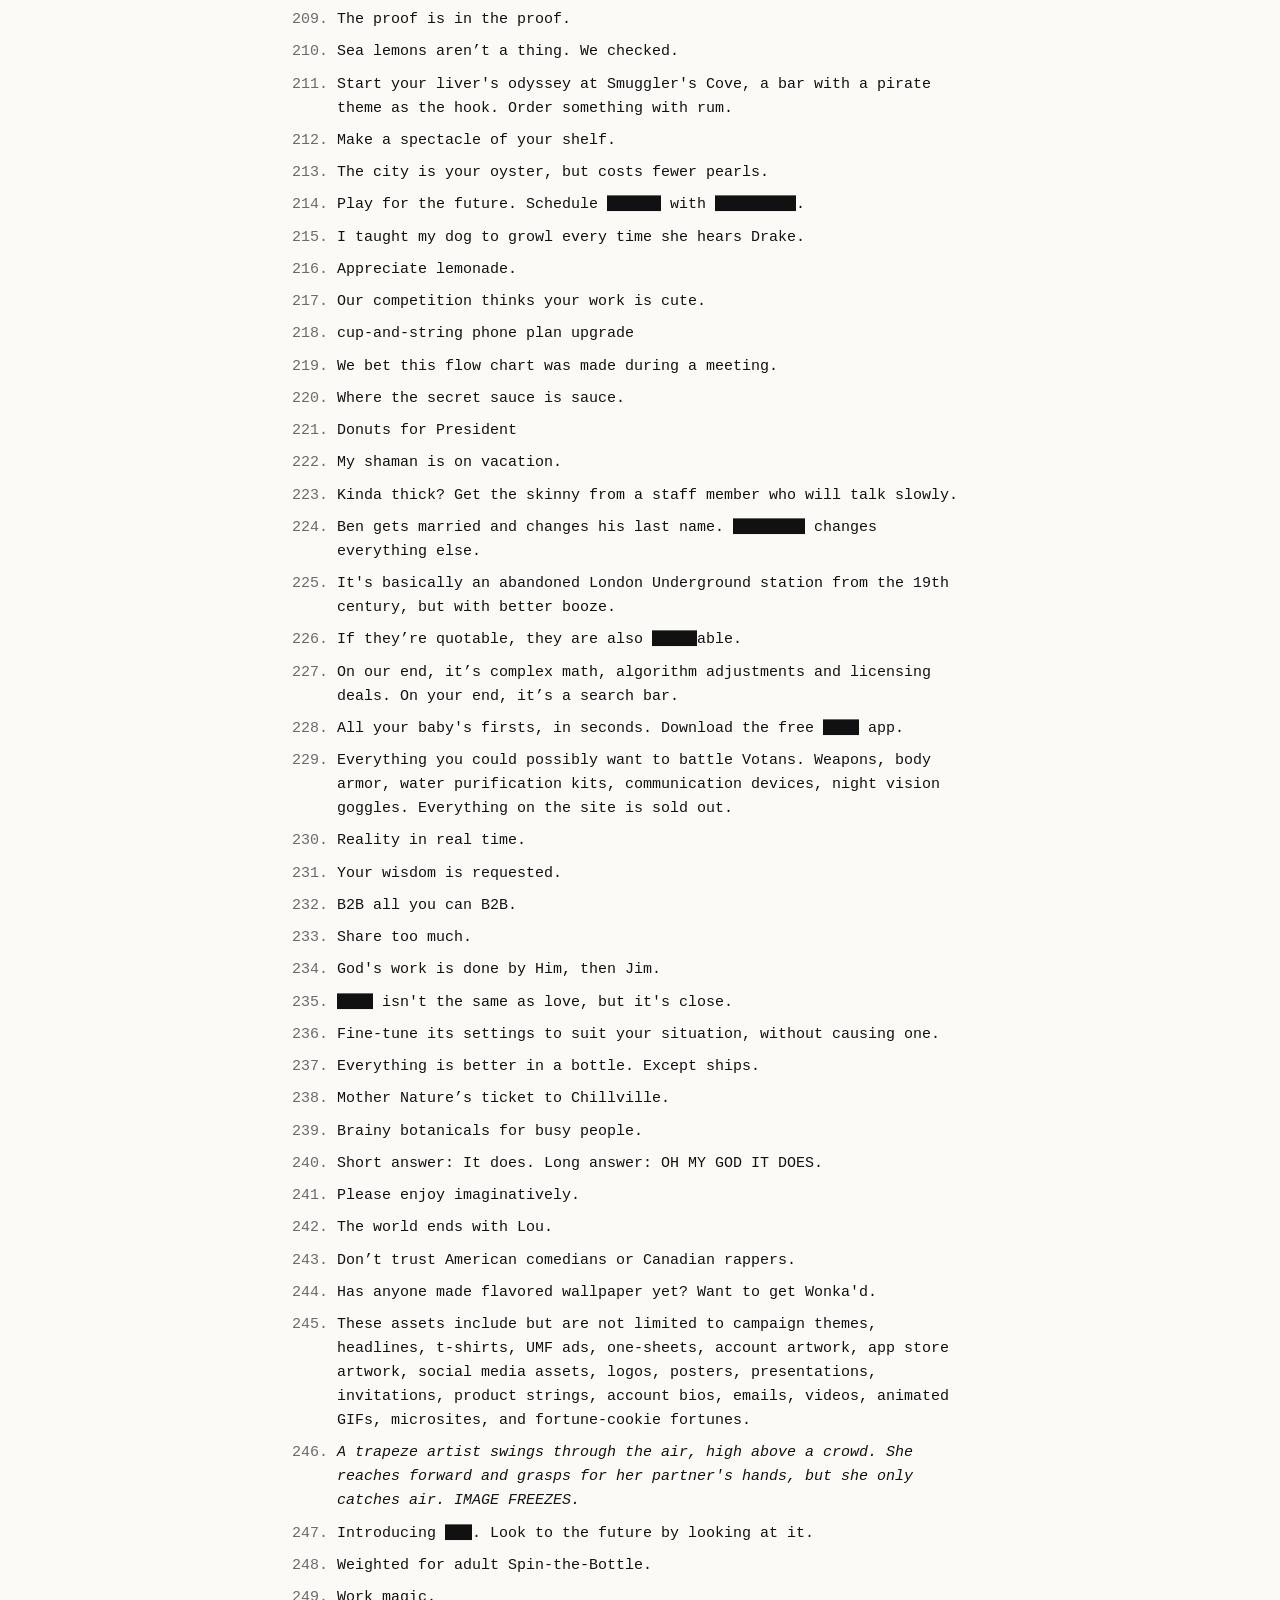
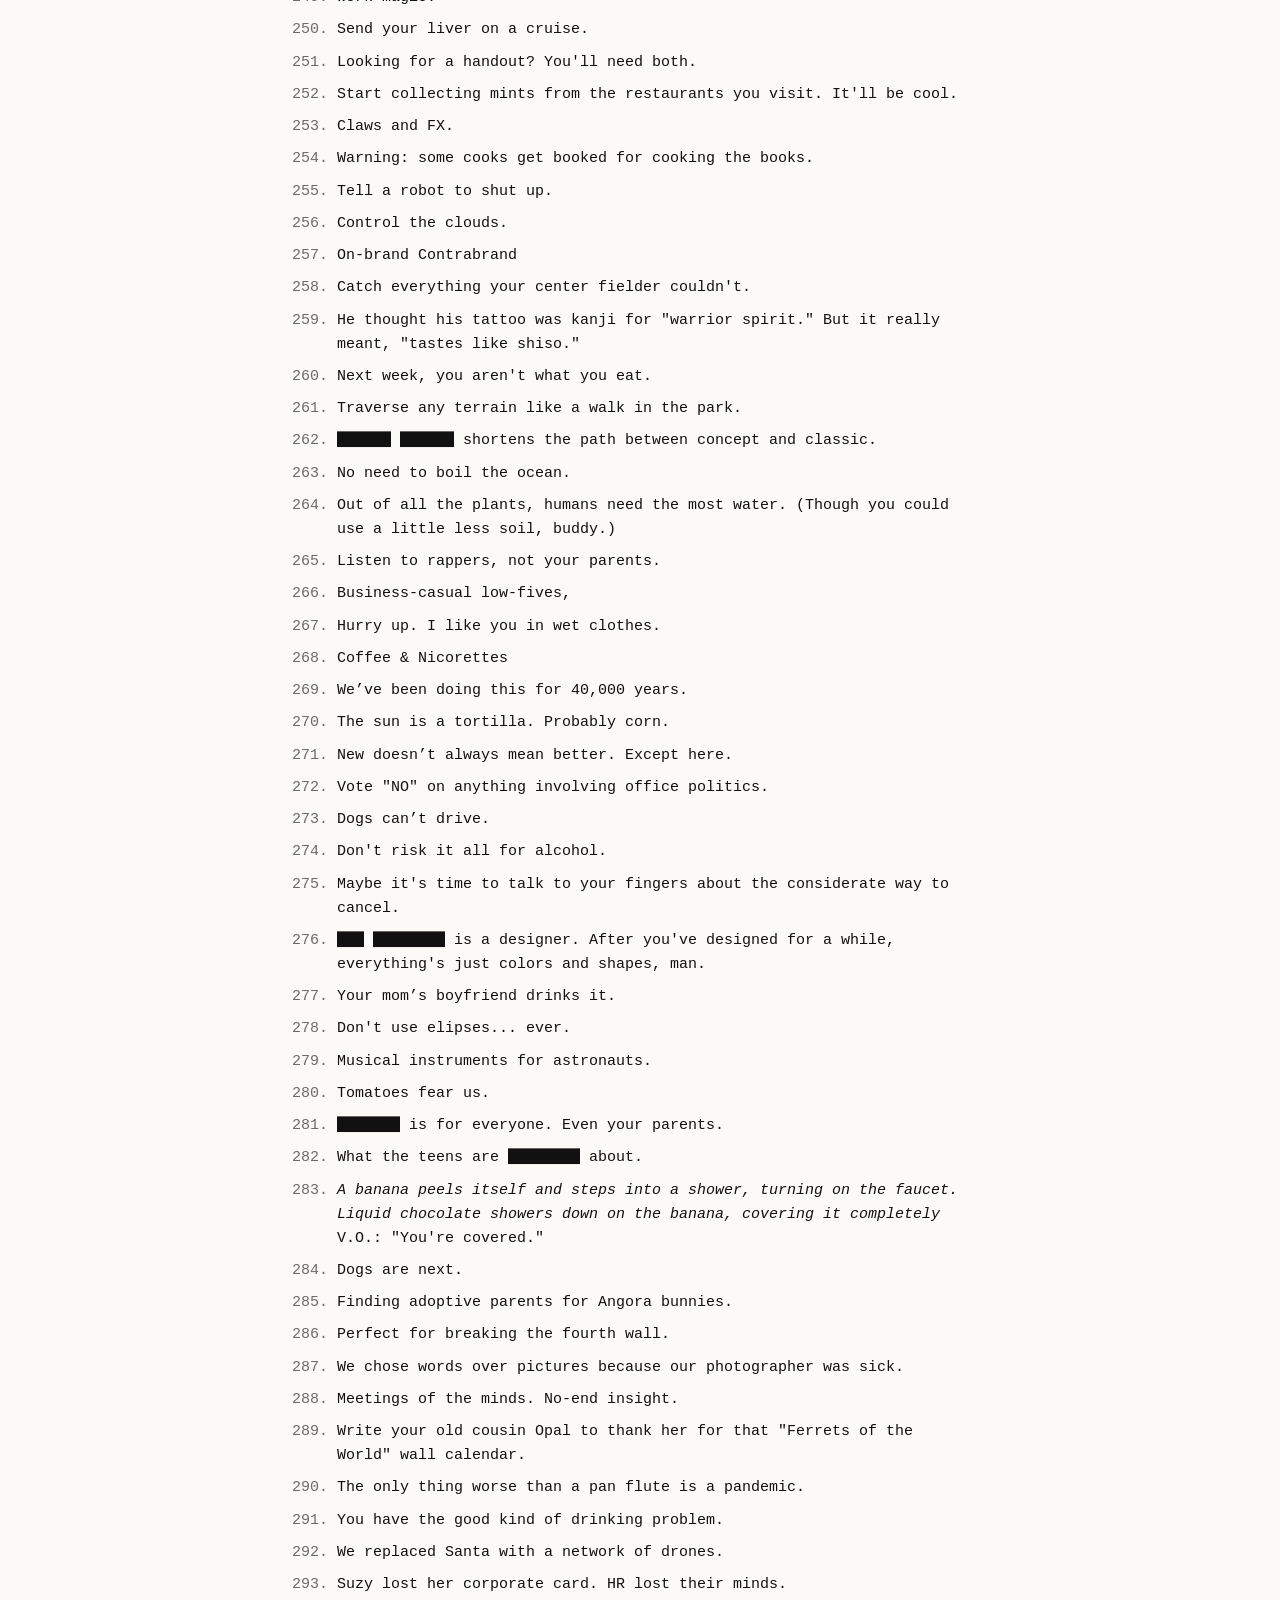
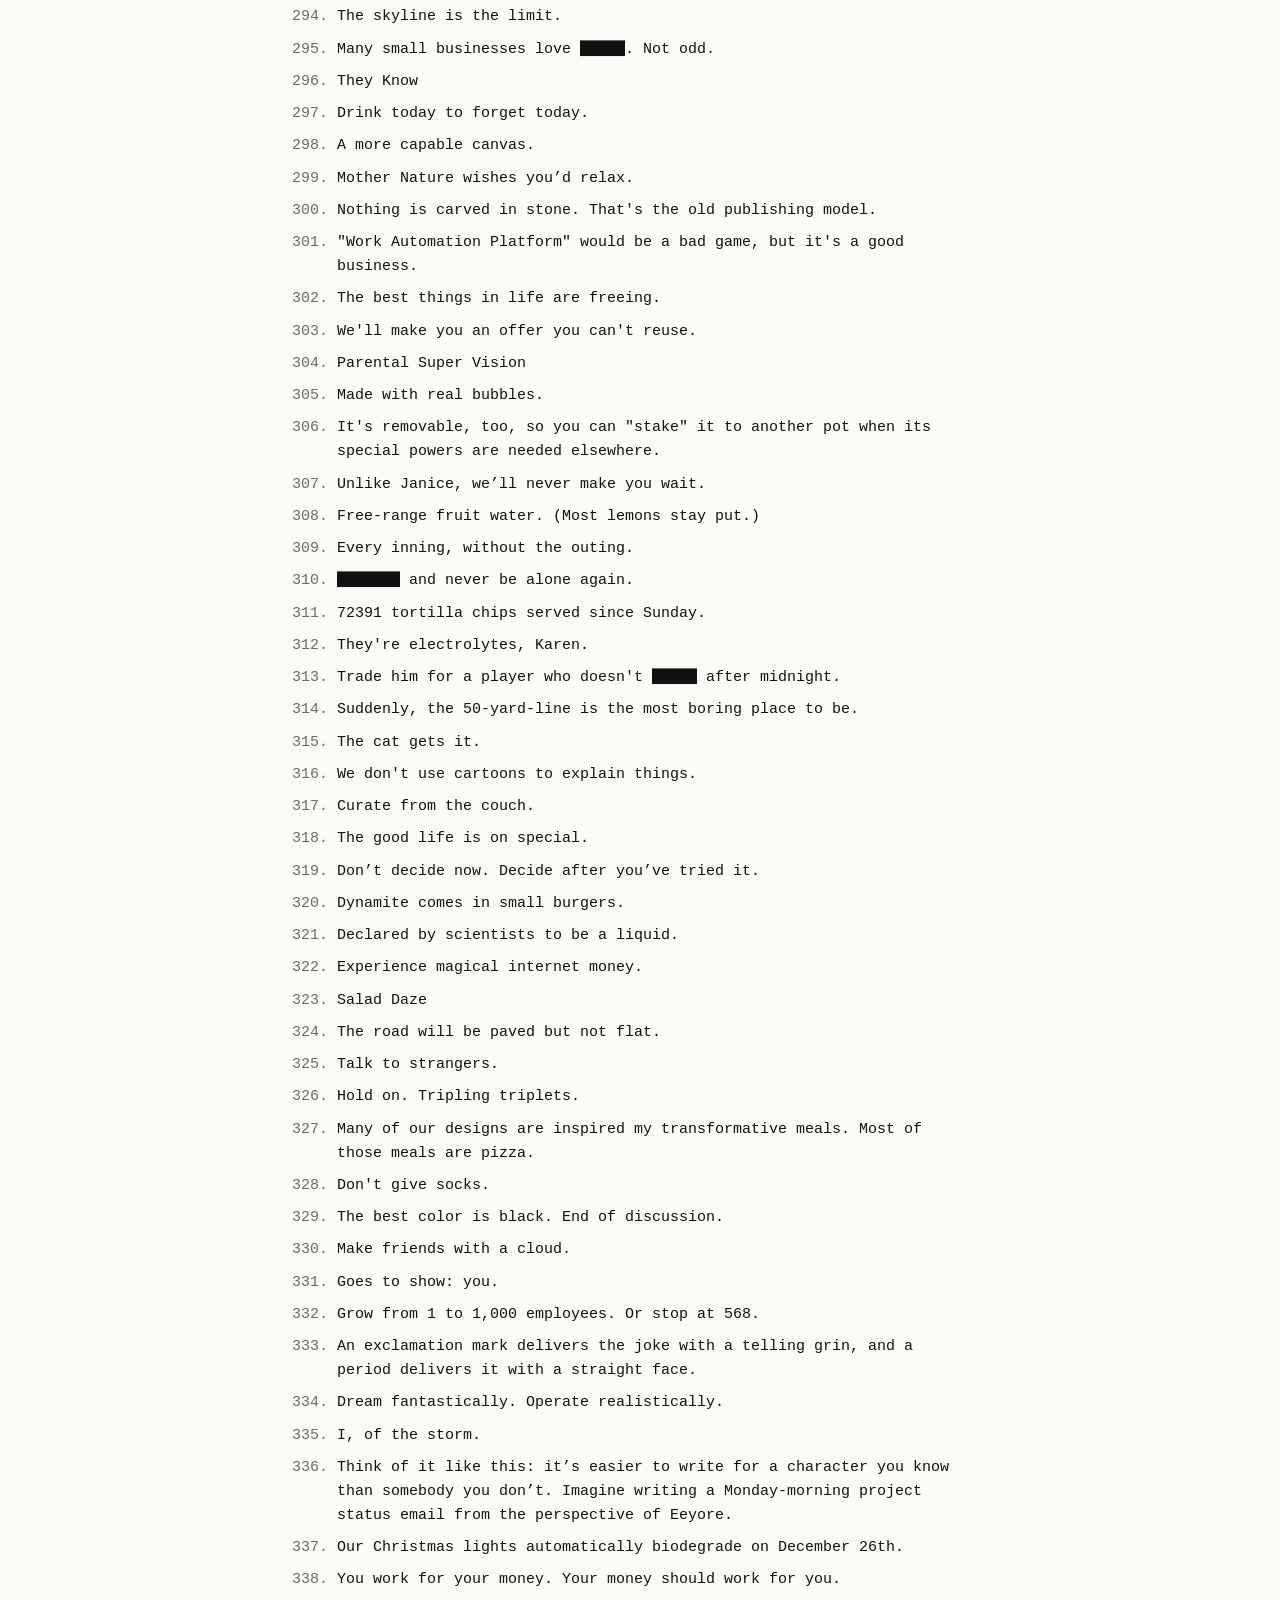
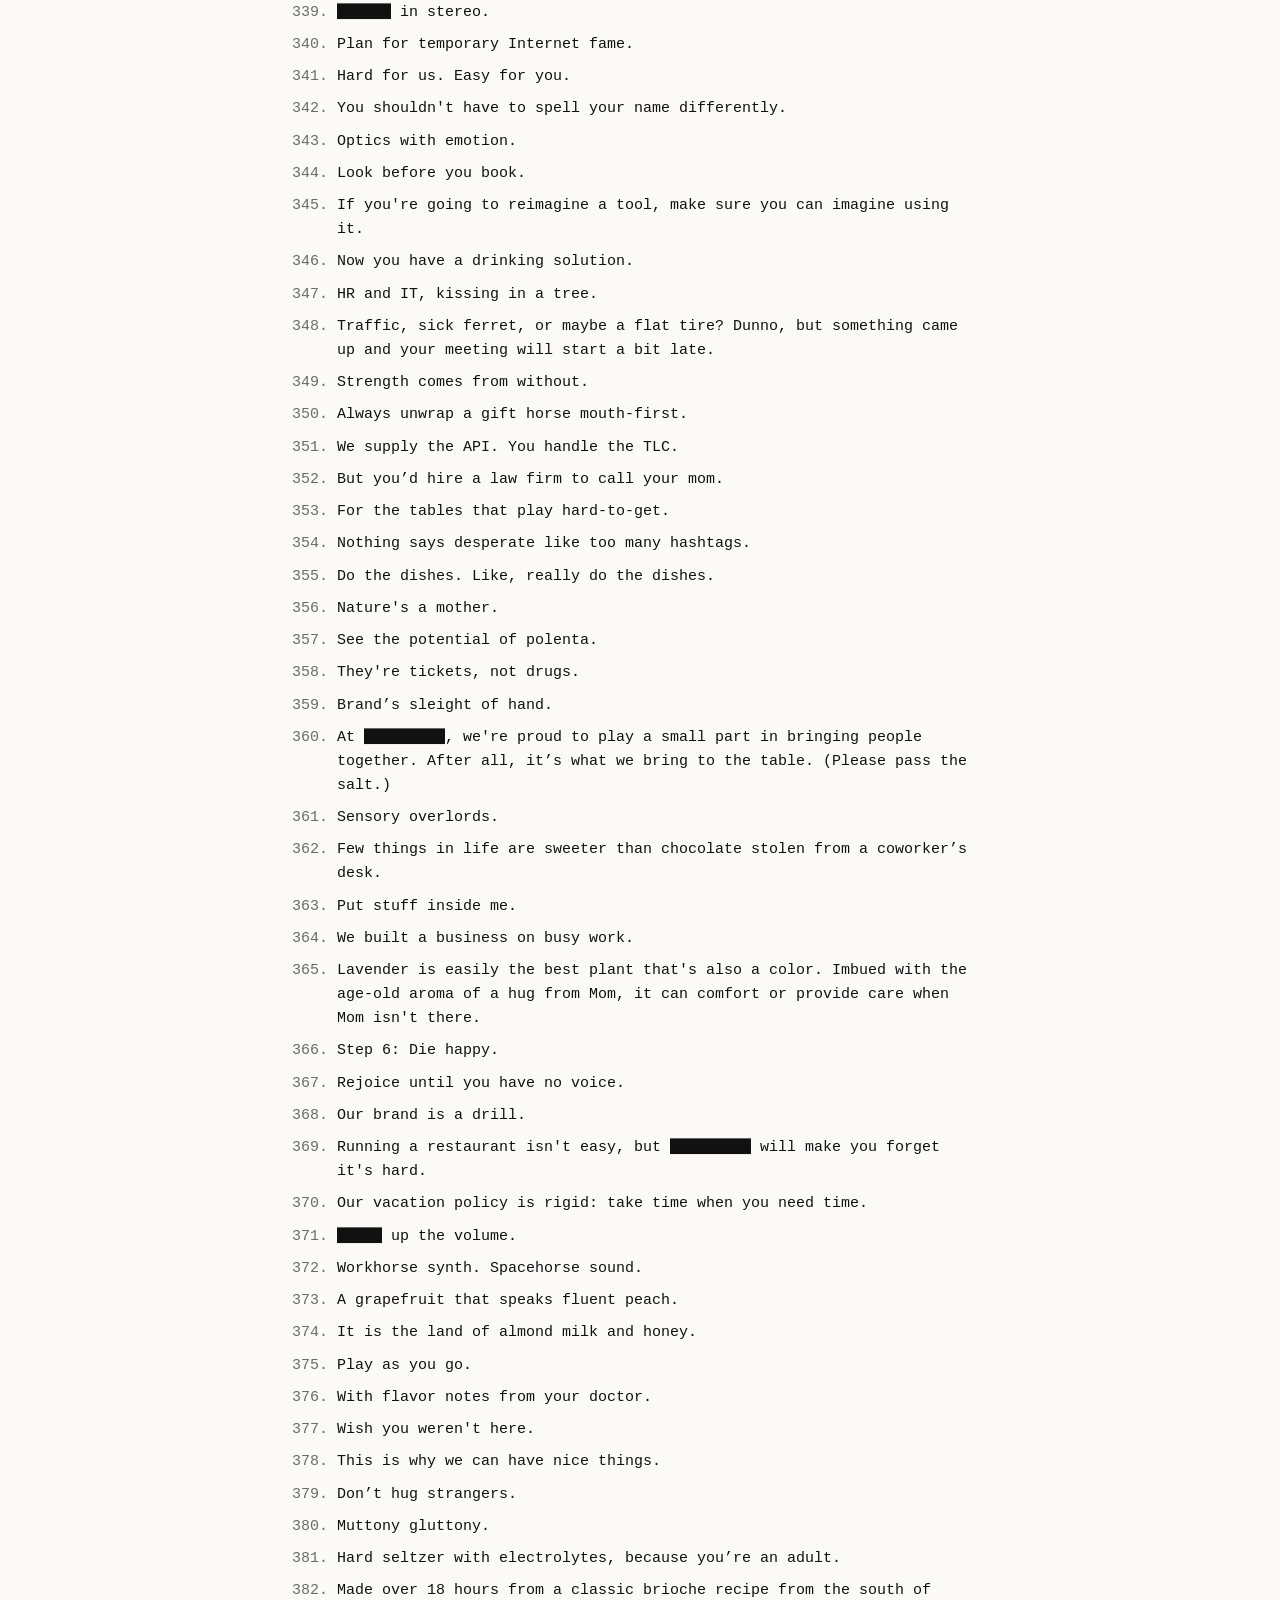
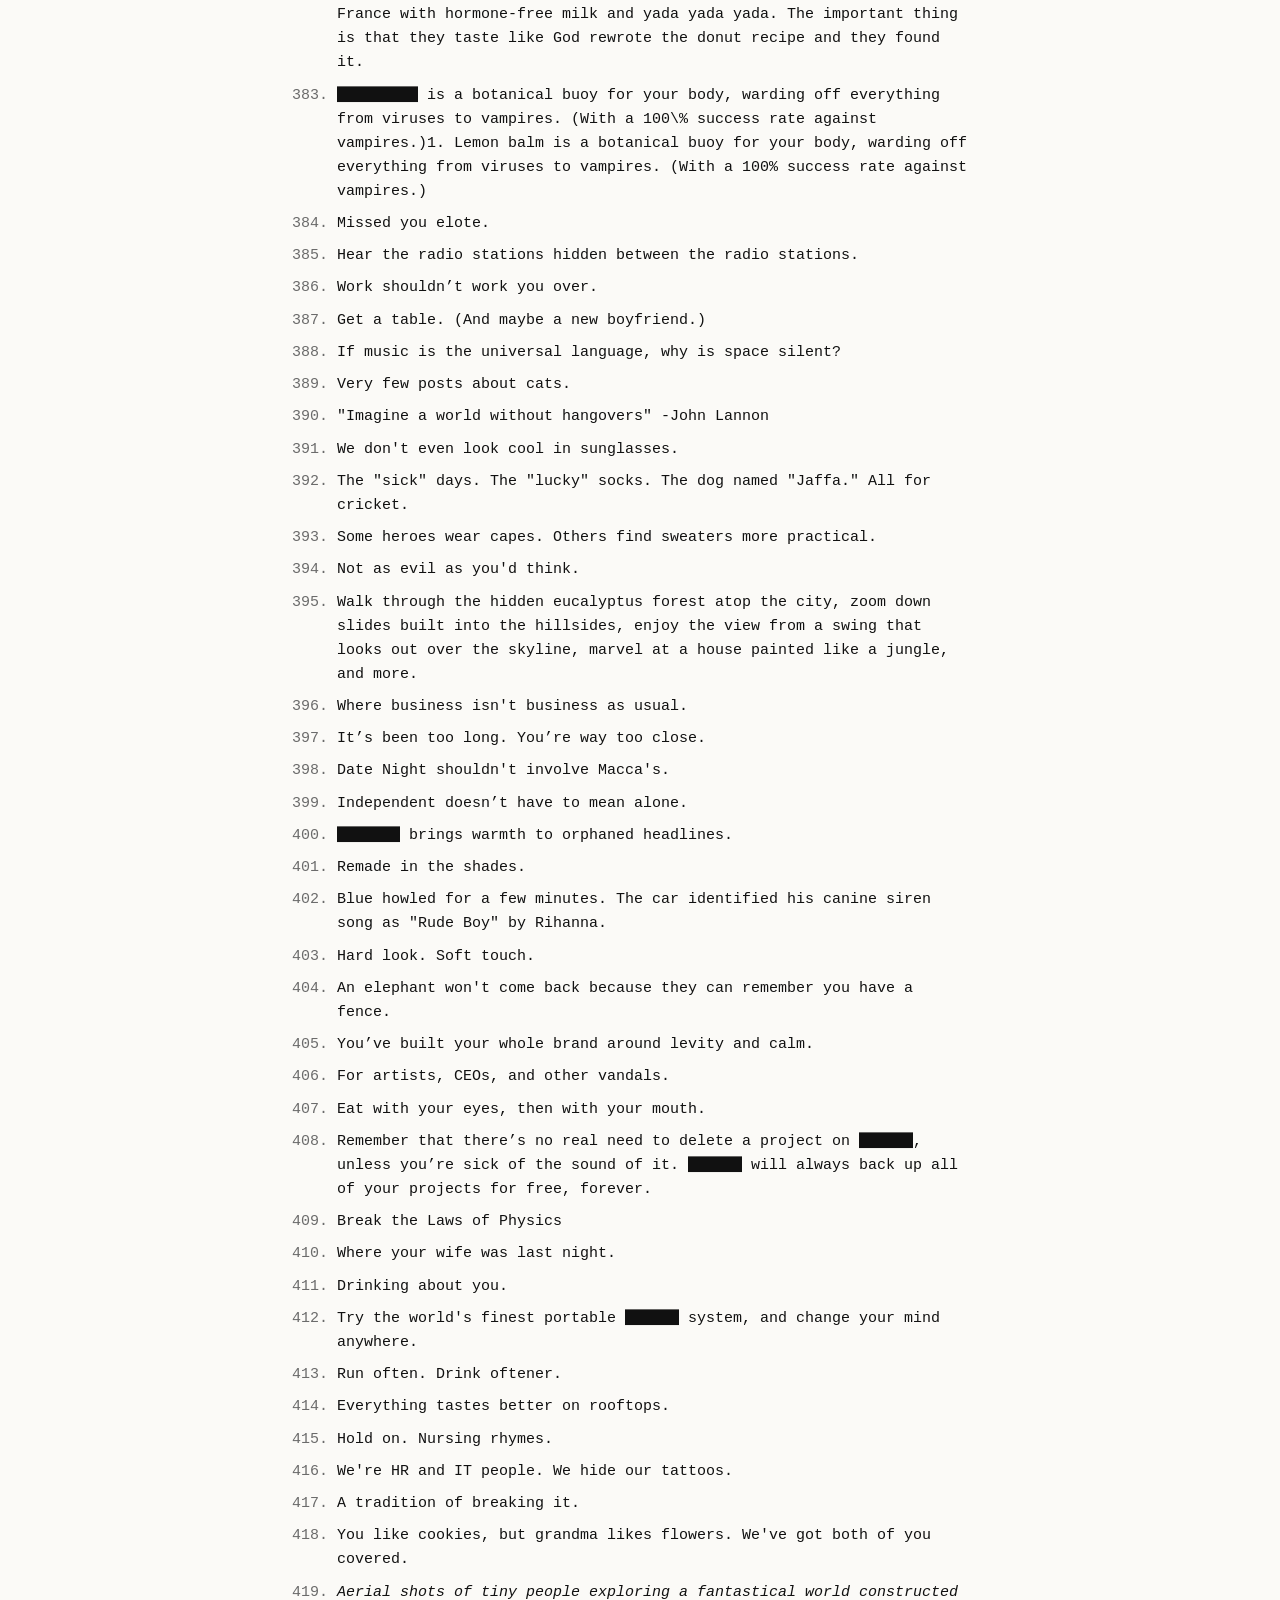
<file: cut-copy/list/index.html>
<!doctype html>
<html lang="en">
<head>
<meta charset="utf-8">
<meta name="viewport" content="width=device-width, initial-scale=1">
<title>cut copy · Simon Goetz</title>
<link rel="icon" href="/favicon.svg" type="image/svg+xml">
<meta property="og:title" content="cut copy · Simon Goetz">
<meta property="og:url" content="https://abcdefghijklmnopqrstuvwxyz.llc/cut-copy/list/">
<meta property="og:image" content="https://abcdefghijklmnopqrstuvwxyz.llc/og.png">
<meta property="og:image:width" content="1200">
<meta property="og:image:height" content="630">
<meta name="twitter:card" content="summary_large_image">
<meta name="description" content="A copywriter’s incomplete catalog of the lines that never went live.">
<meta property="og:description" content="A copywriter’s incomplete catalog of the lines that never went live.">
<script src="../../mirror.js?v=e56e18dc"></script>
<link rel="stylesheet" href="../../style.css?v=29d5fe85">
</head>
<body class="cut">
<nav><a href="/">abcdefghijklmnopqrstuvwxyz.llc</a></nav>
<main>
<h1 class="cut-title"><span>cut copy</span></h1>
<header class="intro"><p>A copywriter’s incomplete catalog of the lines that never went live.</p>
<p>Anonymized to avoid posterity.</p></header>
<ol class="lines">
<li>The seltzer that boozy superheroes drink, probably.</li>
<li>Drink twice before making big decisions.</li>
<li>Always tip at least 70%</li>
<li>Hold on. Modulating modulators.</li>
<li>A splash of color on a blank wall is a stone thrown into still water—the ripples reaching unknown shores.</li>
<li>Colors are great. Except for the blues.</li>
<li>Crush all cubicles.</li>
<li>Need reasons? Because Christmas carols are crowdsourced, and Frosty the Snowman was a collaborative effort.</li>
<li>You will eat &lt;sushi&gt; and make friends with a dog.</li>
<li>We specialize in wire, but our focus within that world has always been vineyard and trellis wire. (We like wine grapes, okay?)</li>
<li>Good band names are hard. Good rap names are harder.</li>
<li>It can automate admin work. Stop yawning.</li>
<li>"Ever since I first encountered Joe, the 4-top at Bebe's, I thought: <em>I'm by myself. This will never work. I was wrong.</em> It's the first pine table that's felt like it accepts me for who I am and where I wanna sit."</li>
<li>Another reason to avoid slang, in case you need one: it's often originally associated with a particular culture, and appropriating it for the purpose of corporate copy will always be wack. Don't do it, bb.</li>
<li>Head trips at home.</li>
<li>Drink like a fish, swim like a rock.</li>
<li>Hold on. Becoming the instrument.</li>
<li>Keep in mind that humorous statements are often funnier with a straight-faced period.</li>
<li>█████ lets you invent creative sounds with an intuitive layout for sound design, custom drawn or imported waveforms, and real-time waveform animation.</li>
<li>Wait by the phone.</li>
<li>Keep track of your baby's foods, moods, naps, and diapers. Know a lot about your tot.</li>
<li>Where everybody knows your face.</li>
<li>Seriously. We just licked the stamp.</li>
<li>Put a filter on it, cutoff LFO’d syrup slow until it’s a lonely, stuttering cicada.</li>
<li>There’s no such thing as an identical twin.</li>
<li>Try finger-food painting.</li>
<li>When life gives you lemons, send them to us.</li>
<li>████ is made with <em>food-grade 304 stainless steel</em> and <em>non-leaching BPA-free PP5 plastic</em>. These materials ensure that contents stay as pure as snow melt, whether from the water fountain or the Fountain of Youth.</li>
<li>Includes pie and prosecco, obviously.</li>
<li>It's the end of the world as we know it, and you feel sick.</li>
<li>Multitap delay-elay-lay-lay-lay-ay-ayayayayayay-ay-ay.</li>
<li>The DAW made for making it.</li>
<li>Production tips, community gems, and making ends.</li>
<li>Find any sound in the world. And even some in the universe.</li>
<li>The spaceship synth that's priced like a bus ride.</li>
<li>Do something as rare as Feb 29.</li>
<li>Two thousand birds, one stone.</li>
<li>Nice legs needed.</li>
<li>Holesome</li>
<li>How long do you bake a hand turkey?</li>
<li>When the future of fencing feels like a present.</li>
<li>The payment plans have a pause button. We just want you to be happy.</li>
<li>Want iconic-SF secondhand style? Suit yourself.</li>
<li>Changes daily. Like you'd notice.</li>
<li>Cats are cute, but their payroll software shouldn’t be.</li>
<li>Complex emotions represented by simple hashtags.</li>
<li>We should all be bringing our own cups. It’s not hard.</li>
<li>Hold on. Paying the DJ.</li>
<li>Colorways for days. (And nights.)</li>
<li>Raindrops aren't tear-shaped, but are actually shaped more like hamburger buns. So then why doesn't rain taste like cheeseburgers?</li>
<li>████ is like a gumball machine filled with eye-candy.</li>
<li>Get lost in a place by finding your people.</li>
<li>Uh-huh Nuh-uh</li>
<li>Drink up the universe. See stars when you pee.</li>
<li>Airy melodies, sand-trap snares, heat-stroke hi-hats, fire-building basses, and other loops and one-shots essential to your survival.</li>
<li>The syntax was slippery.</li>
<li>The system of record that breaks them.</li>
<li>Identify and fix humbugs.</li>
<li>Blue crab for the cost of Red Lobster.</li>
<li>Honor is immortal. You are not.</li>
<li>Water is the third most common molecule in the Milky Way. The first two are chocolate and caramel.</li>
<li>Satisfaction has sharp teeth.</li>
<li>(Priced for people with commitment issues.)</li>
<li>The most musical fish is the tuna.</li>
<li>Spice is the variety of life, or the life of variety, or something.</li>
<li>See the world through his eyes.</li>
<li>To you, it's the Golden Gate Bridge.</li>
<li>This ad will never work as well as our software does.</li>
<li>Hold on. Measuring measures.</li>
<li>Psychedelic Speed Dial</li>
<li>Transmutational instruments.</li>
<li>3 hours and 12 minutes of struggle contained in a █████.</li>
<li>Any sound you want. Many sounds you won’t.</li>
<li>You'll over-salt a soup.</li>
<li>Fact: there was a 13th apostle named Mel, but he didn’t get reservations to the Last Supper, so they sat him at the bar.</li>
<li>Yes, we’re open. We’re surprised, too.</li>
<li>One change can change everything.</li>
<li>Delivery ESP.</li>
<li>USE CASE 212 - Utility-belt oil can for Robocop.</li>
<li>We’re working tirelessly to build ██████ now, and its birth is imminent.</li>
<li>These are some of the city's must-see sights. By "must" we mean "probably should."</li>
<li>Hi-hats that sound like cicadas. Cicadas that sound like hi-hats. 2 million other sounds that have nothing to do with insects.</li>
<li>Only share things that really interest you or make you feel something. If you think the post is bullshit, others will, too.</li>
<li>As worldwide as the world wide web.</li>
<li>Billie Holiday babysat Billy Crystal.</li>
<li>Next time, enjoy more than the sweet tea.</li>
<li>Better than socks.</li>
<li>A high-class cocktail bash. Button-downs and bottoms up.</li>
<li>Yell at Ryan Gosling from the tub.</li>
<li>We’re never boring. Every sentence should be informative, interesting, or delightful. Even better: all threewordhoroscope.blogspot.com</li>
<li>Rich food. (Poor you.)</li>
<li>Sometimes, no matter what time it is, it's too early. Our remedy is not only the perfect pick-me-up, it's the perfect put-me-down-gently.</li>
<li>But “brand” is squishy.</li>
<li>We invented a new way of walking.</li>
<li>My, Grandma, what big {eyes emoji} you have.</li>
<li>Ping pong is our poison.</li>
<li>There’s a little bit of sunshine in every sip. (Don’t burn your tongue.)</li>
<li>Your feelings, now in HD</li>
<li>You're finished.</li>
<li>Sentence was the case they gave me.</li>
<li>Michael Jackson never found that other glove.</li>
<li>The crudo he made sat in the back of his fridge until he remembered it was there. By then it was a science experiment.</li>
<li>Glazed &amp; Infused</li>
<li>Reply if you've been attacked by hellbugs while you were siphoning fuel from a tank.</li>
<li>Scream with your thumbs.</li>
<li>Hey, bro. Can we borrow $1,000,000?</li>
<li>GETTING A GRAMMY IS SIMPLE.</li>
<li>Dog-earing a page is folding down the corner to mark your spot. Cat-earing a page is tearing it to pieces. (We don't recommend either.)</li>
<li>T-Pain Points</li>
<li>The best things in life are free. – Hugs – The night sky – An intelligent shuffle feature that reacts to your listening habits.</li>
<li>The employee of the month died yesterday.</li>
<li>Being flexible is a flex.</li>
<li>Scrub a dub dub Sanitize a nize nize</li>
<li>Be John Malkovich. Or anybody else.</li>
<li>That's Great, It's Fine</li>
<li>The world has its moments.</li>
<li>Cartoons can't explain us.</li>
<li>Celebrate our newest creation with our newest creation.</li>
<li>Ball hard. Easily.</li>
<li>Drink a keg, get a six-pack.</li>
<li>Don’t lick your screen.</li>
<li>Understand sunsets.</li>
<li>A place where people can develop skills and nurture new opportunities.</li>
<li>Don't just come to San Francisco. Come to life.</li>
<li>Business is complex. We're not.</li>
<li>Who listens to slasher movie soundtracks in July? (We know you do.)</li>
<li>Never not my problem.</li>
<li>Membership saves minds.</li>
<li>Umami in Melbourne.</li>
<li>Automate IT. Unless you can’t be bothered to not be bothered.</li>
<li>████████ is a bridge between willing and able.</li>
<li>Montana's mountains look like they were carved from soap.</li>
<li>What’s the difference between a burrito and wrap? You crave burritos.</li>
<li>Satan's sketch artist.</li>
<li>(Although “classic” results can be achieved, if you’re looking for ho-hum, look elsewhere.)</li>
<li>We move giants.</li>
<li>Swagger you can swig.</li>
<li>This is my second third drink.</li>
<li>Shove thy neighbor.</li>
<li>The dog knows.</li>
<li>Games are long. ██████ are short.</li>
<li>HR can be elegant. IT can be human.</li>
<li>“Dad likes art he can relate to, but we printed a canvas featuring our portrait anyway.”</li>
<li>Play like you mean it. Pay like you don't.</li>
<li>Create the Sistine Chapel of napkin doodles.</li>
<li>Ditch the guidebook. You've got Fernando.</li>
<li>A traditional Belgian dubbel that challenges tradition.</li>
<li>Monaco’s national orchestra is bigger that its army.</li>
<li>You can't afford to move here.</li>
<li>Hold on. Explaining rap to parents.</li>
<li>Keep away from children and that one guy from the coffee shop.</li>
<li>████ Sweet Strawberry gummies are remarkably fast-acting, like an athlete during a training montage.</li>
<li>Encounter culture.</li>
<li>WE took out this ad to congratulate ourselves.</li>
<li>This is the box. (Think outside.)</li>
<li>█████ amongst yourselves.</li>
<li>Neither bright nor muted, it can hold your gaze without demanding it.</li>
<li>Creative work is about deconstructing ideas to their essential elements. Then making sure those elements are essential.</li>
<li>Designed for corrupted-disk cosmonauts.</li>
<li>TL;DR shouldn't be TL.</li>
<li>Seltzery cider with electrolytes inside ‘er.</li>
<li>The methods and madness of making memorable sounds.</li>
<li>Timbre and time machines.</li>
<li>Our dating automation is in dev.</li>
<li>We like you over there.</li>
<li>Unnecessary verbosity is a polysyllabic atrocity.</li>
<li><em>A PASTA DISH sits on a table. It suddenly pops up, and we can see it has legs and arms. It walks over to a GLASS OF RED WINE. They begin to press against one another and make out.</em></li>
<li>Bravery isn't native to Earth.</li>
<li>This Earth Day we remind you that your ████ is 100% recyclable. The planet is not.</li>
<li>Hungry? Good. (Please don't eat this ad.)</li>
<li>This holiday season, may your cocoa remain hot, your snowballs land cold, your pines live indoors, your candles stay lit, your house be gingerbread, your dreidels fall favorably, and your chimneys sweep themselves.</li>
<li>Life's mint jelly.</li>
<li>Live like a prince. Pay like a pauper.</li>
<li>The Bad Bagel</li>
<li>You'll want to go back for seconds, then thirds. Think about it first.</li>
<li>Be still, life.</li>
<li>The second-best experience you can have in a barn.</li>
<li>His experience helped, sure, but mostly it was Teddy Roosevelt.</li>
<li>Download the free ████ app. Replay the replays.</li>
<li>Look a gift horse in the mouth.</li>
<li>Lamb, knife, jam.</li>
<li>Flavors too bright? Wear sunglasses.</li>
<li>[Sign me up, sign me in. Let me begin.]</li>
<li>███ ████████ starts with a line and ends with their essence.</li>
<li>90-second onboarding. We shouldn't need ads.</li>
<li>Keep away from children and golden-haired antagonists.</li>
<li>Improve the UX for fruitcake.</li>
<li>Prize on the eyes.</li>
<li>Stop pretending your phone was designed for phone calls.</li>
<li>Your singing voice needs beer goggles.</li>
<li>Hope we draw your name from our large-but-elegant hat.</li>
<li>Is your career in politics no longer fulfilling? Chat with a former president who has been through it.</li>
<li>Eyelids not recommended.</li>
<li>Direct Messages no longer have a 140-character limit. We're sorry and you're welcome.</li>
<li>This bus placement cost us $1500. We spent that money to build “awareness” and “buzz” for ████████. Hopefully it’s working.</li>
<li>Blood is thicker than water. Ask any scientist.</li>
<li>Work-data automation. Not enough time to explain.</li>
<li>Mountains cloaked in fog, majestic forests, parks inside parking lots, secret staircases, rooftop gardens.</li>
<li>We'll help you lose your baggage.</li>
<li>Eye candy. Mouth salad.</li>
<li>Merry living-room conifer.</li>
<li>Make an educated guest.</li>
<li>What we make can unmake us.</li>
<li>Love thy neighbor. Even if you don't love thy neighbor's home planet.</li>
<li>I was a philosophy major. I get paid minimum wage to teach kids about free will.</li>
<li>United by what makes us different.</li>
<li>Blue agave cures the blues. Blue agave causes the blues.</li>
<li>A seltzery salve for society.</li>
<li>The proof is in the proof.</li>
<li>Sea lemons aren’t a thing. We checked.</li>
<li>Start your liver's odyssey at Smuggler's Cove, a bar with a pirate theme as the hook. Order something with rum.</li>
<li>Make a spectacle of your shelf.</li>
<li>The city is your oyster, but costs fewer pearls.</li>
<li>Play for the future. Schedule ██████ with █████████.</li>
<li>I taught my dog to growl every time she hears Drake.</li>
<li>Appreciate lemonade.</li>
<li>Our competition thinks your work is cute.</li>
<li>cup-and-string phone plan upgrade</li>
<li>We bet this flow chart was made during a meeting.</li>
<li>Where the secret sauce is sauce.</li>
<li>Donuts for President</li>
<li>My shaman is on vacation.</li>
<li>Kinda thick? Get the skinny from a staff member who will talk slowly.</li>
<li>Ben gets married and changes his last name. ████████ changes everything else.</li>
<li>It's basically an abandoned London Underground station from the 19th century, but with better booze.</li>
<li>If they’re quotable, they are also █████able.</li>
<li>On our end, it’s complex math, algorithm adjustments and licensing deals. On your end, it’s a search bar.</li>
<li>All your baby's firsts, in seconds. Download the free ████ app.</li>
<li>Everything you could possibly want to battle Votans. Weapons, body armor, water purification kits, communication devices, night vision goggles. Everything on the site is sold out.</li>
<li>Reality in real time.</li>
<li>Your wisdom is requested.</li>
<li>B2B all you can B2B.</li>
<li>Share too much.</li>
<li>God's work is done by Him, then Jim.</li>
<li>████ isn't the same as love, but it's close.</li>
<li>Fine-tune its settings to suit your situation, without causing one.</li>
<li>Everything is better in a bottle. Except ships.</li>
<li>Mother Nature’s ticket to Chillville.</li>
<li>Brainy botanicals for busy people.</li>
<li>Short answer: It does. Long answer: OH MY GOD IT DOES.</li>
<li>Please enjoy imaginatively.</li>
<li>The world ends with Lou.</li>
<li>Don’t trust American comedians or Canadian rappers.</li>
<li>Has anyone made flavored wallpaper yet? Want to get Wonka'd.</li>
<li>These assets include but are not limited to campaign themes, headlines, t-shirts, UMF ads, one-sheets, account artwork, app store artwork, social media assets, logos, posters, presentations, invitations, product strings, account bios, emails, videos, animated GIFs, microsites, and fortune-cookie fortunes.</li>
<li><em>A trapeze artist swings through the air, high above a crowd. She reaches forward and grasps for her partner's hands, but she only catches air. IMAGE FREEZES.</em></li>
<li>Introducing ███. Look to the future by looking at it.</li>
<li>Weighted for adult Spin-the-Bottle.</li>
<li>Work magic.</li>
<li>Send your liver on a cruise.</li>
<li>Looking for a handout? You'll need both.</li>
<li>Start collecting mints from the restaurants you visit. It'll be cool.</li>
<li>Claws and FX.</li>
<li>Warning: some cooks get booked for cooking the books.</li>
<li>Tell a robot to shut up.</li>
<li>Control the clouds.</li>
<li>On-brand Contrabrand</li>
<li>Catch everything your center fielder couldn't.</li>
<li>He thought his tattoo was kanji for "warrior spirit." But it really meant, "tastes like shiso."</li>
<li>Next week, you aren't what you eat.</li>
<li>Traverse any terrain like a walk in the park.</li>
<li>██████ ██████ shortens the path between concept and classic.</li>
<li>No need to boil the ocean.</li>
<li>Out of all the plants, humans need the most water. (Though you could use a little less soil, buddy.)</li>
<li>Listen to rappers, not your parents.</li>
<li>Business-casual low-fives,</li>
<li>Hurry up. I like you in wet clothes.</li>
<li>Coffee &amp; Nicorettes</li>
<li>We’ve been doing this for 40,000 years.</li>
<li>The sun is a tortilla. Probably corn.</li>
<li>New doesn’t always mean better. Except here.</li>
<li>Vote "NO" on anything involving office politics.</li>
<li>Dogs can’t drive.</li>
<li>Don't risk it all for alcohol.</li>
<li>Maybe it's time to talk to your fingers about the considerate way to cancel.</li>
<li>███ ████████ is a designer. After you've designed for a while, everything's just colors and shapes, man.</li>
<li>Your mom’s boyfriend drinks it.</li>
<li>Don't use elipses... ever.</li>
<li>Musical instruments for astronauts.</li>
<li>Tomatoes fear us.</li>
<li>███████ is for everyone. Even your parents.</li>
<li>What the teens are ████████ about.</li>
<li><em>A banana peels itself and steps into a shower, turning on the faucet. Liquid chocolate showers down on the banana, covering it completely</em> V.O.: "You're covered."</li>
<li>Dogs are next.</li>
<li>Finding adoptive parents for Angora bunnies.</li>
<li>Perfect for breaking the fourth wall.</li>
<li>We chose words over pictures because our photographer was sick.</li>
<li>Meetings of the minds. No-end insight.</li>
<li>Write your old cousin Opal to thank her for that "Ferrets of the World" wall calendar.</li>
<li>The only thing worse than a pan flute is a pandemic.</li>
<li>You have the good kind of drinking problem.</li>
<li>We replaced Santa with a network of drones.</li>
<li>Suzy lost her corporate card. HR lost their minds.</li>
<li>The skyline is the limit.</li>
<li>Many small businesses love █████. Not odd.</li>
<li>They Know</li>
<li>Drink today to forget today.</li>
<li>A more capable canvas.</li>
<li>Mother Nature wishes you’d relax.</li>
<li>Nothing is carved in stone. That's the old publishing model.</li>
<li>"Work Automation Platform" would be a bad game, but it's a good business.</li>
<li>The best things in life are freeing.</li>
<li>We'll make you an offer you can't reuse.</li>
<li>Parental Super Vision</li>
<li>Made with real bubbles.</li>
<li>It's removable, too, so you can "stake" it to another pot when its special powers are needed elsewhere.</li>
<li>Unlike Janice, we’ll never make you wait.</li>
<li>Free-range fruit water. (Most lemons stay put.)</li>
<li>Every inning, without the outing.</li>
<li>███████ and never be alone again.</li>
<li>72391 tortilla chips served since Sunday.</li>
<li>They're electrolytes, Karen.</li>
<li>Trade him for a player who doesn't █████ after midnight.</li>
<li>Suddenly, the 50-yard-line is the most boring place to be.</li>
<li>The cat gets it.</li>
<li>We don't use cartoons to explain things.</li>
<li>Curate from the couch.</li>
<li>The good life is on special.</li>
<li>Don’t decide now. Decide after you’ve tried it.</li>
<li>Dynamite comes in small burgers.</li>
<li>Declared by scientists to be a liquid.</li>
<li>Experience magical internet money.</li>
<li>Salad Daze</li>
<li>The road will be paved but not flat.</li>
<li>Talk to strangers.</li>
<li>Hold on. Tripling triplets.</li>
<li>Many of our designs are inspired my transformative meals. Most of those meals are pizza.</li>
<li>Don't give socks.</li>
<li>The best color is black. End of discussion.</li>
<li>Make friends with a cloud.</li>
<li>Goes to show: you.</li>
<li>Grow from 1 to 1,000 employees. Or stop at 568.</li>
<li>An exclamation mark delivers the joke with a telling grin, and a period delivers it with a straight face.</li>
<li>Dream fantastically. Operate realistically.</li>
<li>I, of the storm.</li>
<li>Think of it like this: it’s easier to write for a character you know than somebody you don’t. Imagine writing a Monday-morning project status email from the perspective of Eeyore.</li>
<li>Our Christmas lights automatically biodegrade on December 26th.</li>
<li>You work for your money. Your money should work for you.</li>
<li>██████ in stereo.</li>
<li>Plan for temporary Internet fame.</li>
<li>Hard for us. Easy for you.</li>
<li>You shouldn't have to spell your name differently.</li>
<li>Optics with emotion.</li>
<li>Look before you book.</li>
<li>If you're going to reimagine a tool, make sure you can imagine using it.</li>
<li>Now you have a drinking solution.</li>
<li>HR and IT, kissing in a tree.</li>
<li>Traffic, sick ferret, or maybe a flat tire? Dunno, but something came up and your meeting will start a bit late.</li>
<li>Strength comes from without.</li>
<li>Always unwrap a gift horse mouth-first.</li>
<li>We supply the API. You handle the TLC.</li>
<li>But you’d hire a law firm to call your mom.</li>
<li>For the tables that play hard-to-get.</li>
<li>Nothing says desperate like too many hashtags.</li>
<li>Do the dishes. Like, really do the dishes.</li>
<li>Nature's a mother.</li>
<li>See the potential of polenta.</li>
<li>They're tickets, not drugs.</li>
<li>Brand’s sleight of hand.</li>
<li>At █████████, we're proud to play a small part in bringing people together. After all, it’s what we bring to the table. (Please pass the salt.)</li>
<li>Sensory overlords.</li>
<li>Few things in life are sweeter than chocolate stolen from a coworker’s desk.</li>
<li>Put stuff inside me.</li>
<li>We built a business on busy work.</li>
<li>Lavender is easily the best plant that's also a color. Imbued with the age-old aroma of a hug from Mom, it can comfort or provide care when Mom isn't there.</li>
<li>Step 6: Die happy.</li>
<li>Rejoice until you have no voice.</li>
<li>Our brand is a drill.</li>
<li>Running a restaurant isn't easy, but █████████ will make you forget it's hard.</li>
<li>Our vacation policy is rigid: take time when you need time.</li>
<li>█████ up the volume.</li>
<li>Workhorse synth. Spacehorse sound.</li>
<li>A grapefruit that speaks fluent peach.</li>
<li>It is the land of almond milk and honey.</li>
<li>Play as you go.</li>
<li>With flavor notes from your doctor.</li>
<li>Wish you weren't here.</li>
<li>This is why we can have nice things.</li>
<li>Don’t hug strangers.</li>
<li>Muttony gluttony.</li>
<li>Hard seltzer with electrolytes, because you’re an adult.</li>
<li>Made over 18 hours from a classic brioche recipe from the south of France with hormone-free milk and yada yada yada. The important thing is that they taste like God rewrote the donut recipe and they found it.</li>
<li>█████████ is a botanical buoy for your body, warding off everything from viruses to vampires. (With a 100\% success rate against vampires.)1. Lemon balm is a botanical buoy for your body, warding off everything from viruses to vampires. (With a 100% success rate against vampires.)</li>
<li>Missed you elote.</li>
<li>Hear the radio stations hidden between the radio stations.</li>
<li>Work shouldn’t work you over.</li>
<li>Get a table. (And maybe a new boyfriend.)</li>
<li>If music is the universal language, why is space silent?</li>
<li>Very few posts about cats.</li>
<li>"Imagine a world without hangovers" -John Lannon</li>
<li>We don't even look cool in sunglasses.</li>
<li>The "sick" days. The "lucky" socks. The dog named "Jaffa." All for cricket.</li>
<li>Some heroes wear capes. Others find sweaters more practical.</li>
<li>Not as evil as you'd think.</li>
<li>Walk through the hidden eucalyptus forest atop the city, zoom down slides built into the hillsides, enjoy the view from a swing that looks out over the skyline, marvel at a house painted like a jungle, and more.</li>
<li>Where business isn't business as usual.</li>
<li>It’s been too long. You’re way too close.</li>
<li>Date Night shouldn't involve Macca's.</li>
<li>Independent doesn’t have to mean alone.</li>
<li>███████ brings warmth to orphaned headlines.</li>
<li>Remade in the shades.</li>
<li>Blue howled for a few minutes. The car identified his canine siren song as "Rude Boy" by Rihanna.</li>
<li>Hard look. Soft touch.</li>
<li>An elephant won't come back because they can remember you have a fence.</li>
<li>You’ve built your whole brand around levity and calm.</li>
<li>For artists, CEOs, and other vandals.</li>
<li>Eat with your eyes, then with your mouth.</li>
<li>Remember that there’s no real need to delete a project on ██████, unless you’re sick of the sound of it. ██████ will always back up all of your projects for free, forever.</li>
<li>Break the Laws of Physics</li>
<li>Where your wife was last night.</li>
<li>Drinking about you.</li>
<li>Try the world's finest portable ██████ system, and change your mind anywhere.</li>
<li>Run often. Drink oftener.</li>
<li>Everything tastes better on rooftops.</li>
<li>Hold on. Nursing rhymes.</li>
<li>We're HR and IT people. We hide our tattoos.</li>
<li>A tradition of breaking it.</li>
<li>You like cookies, but grandma likes flowers. We've got both of you covered.</li>
<li><em>Aerial shots of tiny people exploring a fantastical world constructed from simple foods. They’re climbing mountains of mashed potatoes and swimming in rivers of cucumber mint soup.</em></li>
<li>Every bird gets the worm.</li>
<li>Spice Cadet</li>
<li>Basil Instinct</li>
<li>But not a double click, grandpa.</li>
<li>A bird called the white-throated needletail is able to drink water in flight. We call that unflappable thirst.</li>
<li>Practice makes poetry.</li>
<li>Flutter, fizzle, and flow.</li>
<li>Eat well. Drink anything but.</li>
<li>People can't eat mini-franks and orange cheese forever.</li>
<li>(Blueberries, for those paying attention.)</li>
<li>Our site is certified inorganic.</li>
<li>Instagram for people who can read.</li>
<li>Misfortune favors the bold.</li>
<li>Notice when your goldfish has a cold.</li>
<li>Eenie, MIDI, miney, moe.</li>
<li>Secrets go here.</li>
<li>We'd bet the chocolate pudding in our sack lunch that you'll enjoy this show, but we already ate it.</li>
<li>We kept saying deeply insightful things like, "Mmmmmm" and "Wow."</li>
<li>Prism Break</li>
<li>Let's imagine that with enough water pressure, you could fly.</li>
<li>Proper gluttony requires planning. But not much. Proper romance requires planning. But not much.</li>
<li>You watered this dream.</li>
<li>Explore the world with your feet up.</li>
<li>What's the best holiday food? (Egg nog counts as a food, because you sometimes have to chew it. Fruit cake doesn't.)</li>
<li>Watch a baby fall asleep on a roller coaster.</li>
<li>Lobster tail for the cost of pork butt.</li>
<li>Frosting is a lie. It’s not even cold.</li>
<li>Traverse tunnels, alleys, and abandoned buildings with artists. Learn how to see the spaces between spaces, and the difference between a good wall and a safe wall.</li>
<li>The Home-Away-from-Home Stretch</li>
<li>A trace tartness at its tail keeps this malt-forward beer from becoming unholy. We aren’t pious, but we are perfectionists.</li>
<li>It's our job to smooth out the rough stuff and keep the data trains running on schedule.</li>
<li>We started very small in ████. Back then, our main operation was just 3 people and a gassy farm dog named ██████. Now we’re over 200 strong. (██████ would be proud.)</li>
<li>A safety net won't keep you warm.</li>
<li>███████ always allows you to be yourself in the photos you share. Wear your Armani suit or your birthday suit, we don't care. We never censor or remove any photos that contain nudity.</li>
<li>You’re trying to make sense of this kaleidoscopic multiverse. Give us a turn.</li>
<li>Mind your business.</li>
<li>We're at the heart of the financial district in downtown SF. (Yes, it has a heart.</li>
<li>It's partially pet-proof, too. Your dog won't be able to pilfer your peppers if she can't reach them, but your cat may have better luck.</li>
<li>90-second onboarding would have been enough.</li>
<li>Now you can pet your favorite cat GIFs.</li>
<li>We wish this ad used a VPN.</li>
<li>Happy trails to view.</li>
<li>Book behind you.</li>
<li>In other situations like tail-gate parties, outdoor operas, forbidden weddings, or just some strangers’ family picnic, you want a tumbler.</li>
<li>No photos compressed, no videos smooshed. Everything big and beautiful, just like Mom.</li>
<li>New app, great food, real cred, much mood.</li>
<li>Is it magic? No, it's technology.</li>
<li>Over &amp; Over Sharing</li>
<li>Where whoa grows wild.</li>
<li>We pick and place the patio furniture, the plants, the desks, and even the drinks and donuts.</li>
<li>Our technology can triangulate the live location of your big toe. (That piggy isn't going to market.) We have no idea where to find the rest of you.</li>
<li>People will always engage with companies that reach out to them with respect, personality, and wit.</li>
<li>We use words like "provisioning" and "onboarding" and "gongoozling".</li>
<li>Your swan song should have more swans.</li>
<li>We only drink when it's outside outside.</li>
<li>The pizza bagel is less than the sum of its parts.</li>
<li>I’m using the passive voice right now because I don’t want you to feel guilty. But I’m bringing that up because I really do.</li>
<li>Run your company without knowing all the tricks.</li>
<li>Get cozy with sea otters, blue herons, and seals.</li>
<li>A botanical buoy for your body, warding off everything from viruses to vexing vibes. (Your exes aren’t around, so it’s effective.)</li>
<li>"Like" his posts, but don't love his posts? Show it with a ███████.</li>
<li>We have a friend who is using crayons as a cigarette substitute. She says that burnt orange has a nice aroma.</li>
<li>Foresight is 20/20, too.</li>
<li>Easel does it.</li>
<li>Get yours early, before the code runs out.</li>
<li>The appliance for art.</li>
<li>JAPANESE BOWLING</li>
<li>You don't need a chill-pill prescription.</li>
<li>Where news renews.</li>
<li>We understand our demographics. In Candyland we sell ████ bottles prepackaged with sugar pegacorns, rainbows, and elf honey.</li>
<li>Our budget for awesome is awesome.</li>
<li>Busy work is the fog, ████████ is the sun.</li>
<li>Rosemary improves circulation, helps headaches, acts as an anti-inflamatory, and genuinely seems to care.</li>
<li><em>Da Vinci's Ventruvian Man. Instead of being naked, he's in a HAZMAT suit.</em></li>
<li>Remorse with rewards. Righting wrongs never felt so right.</li>
<li>Figure out what ducks won’t eat.</li>
<li>We only have work friends.</li>
<li>Made in his image and yours.</li>
<li>Now the only thing certain in life is taxes.</li>
<li>Crying is healthy, even in baseball.</li>
<li>Semi-permanently removes senses.</li>
<li>According to dubious sources on the Internet, water comprises 80% of an earthworm, 70% of a chicken, 70% of an elephant, and 100% of our favorite drink.</li>
<li>We’ll be there for you when “there” seems too abstract.</li>
<li>Your life's works.</li>
<li>Visitors unwelcome.</li>
<li>We work in Python, Scala, Rust, and bathrobes.</li>
<li>Remember guitars?</li>
<li>Fragile. Do not bend. Do not break. Do not tear. Do not burn. Do not detonate. Do not crush. Do not explode. Do not toss. Do not rough up.  Do not stomp. Do not smash. Do not ignore. Do not neglect. Do not forsake.</li>
<li>Your kid's pitiful? Good.</li>
<li>The general rule: if you've used emdashes more than once this week, you've overused them.</li>
<li>INFP, but blessed with long legs. Vegan, gluten-free, fair-trade, organic. Pro-dessert, anti-deserter. No burners. IDGAF</li>
<li>Remember when Chinese food was what you ate when you didn't want pizza, and both were kind of bad? Those were dark times.</li>
<li>Decipher the little children.</li>
<li>███████ are fast-acting, like worker bees being watched by Management.</li>
<li>The hambone's connected to your jawbone.</li>
<li>Beware the snowboarder. He wears goggles to disguise his adrenalin-addled eyes.</li>
<li>If you really must read in the bathtub, do so with reckless abandon. Life is short, and pleasures are few. Moisten a chapter or two.</li>
<li>Because monotony is under-hated.</li>
<li>They're basically the first person you'd call if you found a stash of fireworks, a side entrance to the opera, or an extra ticket to Mars.</li>
<li>Get centered on the edge of the city, with the ocean breeze kissing your cheeks.</li>
<li>Eternity isn't an exact science.</li>
<li>We automate busy work, not human work.</li>
<li>Rappers already rap about it.</li>
<li>Napkins will be necessary.</li>
<li>You can save two lives every second. Got a minute?</li>
<li>Critique the work, not the worker.</li>
<li>You could write our number in the sand of an abandoned beach, in the butt of a snowman, in the sky with a plane (very impressive, but be careful), or as a giant glyph in a corn field (seriously, maybe you shouldn’t be operating a tractor right now).</li>
<li>Get lost in the lyricism of a text message.</li>
<li>We built the entire business on air.</li>
<li>USE CASE 1022 - Stylish raindrop catcher for that unfashionable hole in your roof.</li>
<li>If you’re naked for too long, you’ll grow pockets.</li>
<li>Something well-done shouldn't be rare.</li>
<li>Work-data automation. We argued about the hyphen.</li>
<li><em>Petting a tablecloth softly.</em> "At last."</li>
<li>Master shamelessly in public.</li>
<li>hose who can, Dougie. Those who can't, teach.</li>
<li>I'm leaving this conversation because I'm still afraid of bunnies.</li>
<li>He's a essentially a shutterbug, with nothing but a fisheye.</li>
<li>Live within your dreams.</li>
<li>Eat to remember, drink to forget.</li>
<li>All the world's a stage. We're its ticket window.</li>
<li>Before pioneer arctic explorer Sir Benneton Childers pushed off for his infamous expedition of 1844, in which forty-seven men were stranded by sea ice for 16 months before they turned to cannibalism for survival, he told his wife, Cherie, "Be sure to leave your email so I can keep you abreast of any breakthroughs."</li>
<li>Dogs can only see the color awesome.</li>
<li>We don’t hire people who mirror our culture. We hire people who add to it.</li>
<li>Summoning dark forces.</li>
<li>Serious software, because humor is hard to code.</li>
<li>When we really got into the finer points of soil softness, photosynthetic eukaryotic lineages, light source distance variables, and the coolness of chloroplasts, well, there was no turning back.</li>
<li>"Down here, it’s our timeline. It’s our timeline down here."</li>
<li>Paging Doctor Jekyll.</li>
<li>We're no receptionist-out-front, five-martini lunch, billion-dollar-account, take-you-golfing-on-the-moon type of agency.</li>
<li>It’s payday. Egg money.</li>
<li>(Strawberries, obvs.)</li>
<li>All you need to do is show up and not throw up.</li>
<li>Keep away from children and landscape painters.</li>
<li>We sell synths for a song.</li>
<li>Our algorithm is so good, you don't need good taste.</li>
<li>Make it from downtown, uptown, out of town.</li>
<li>Gore-portrait painter. One-man shadow factory.</li>
<li>Monday comes silent in the night like death and changes you forever.</li>
<li>Pairs perfectly with everything, from post-surfing sandwiches to basecamp barbecue. It even tastes great at home, if you must drink it there.</li>
<li>This is a boring ad for boring software that saves your from boring work.</li>
<li>Eat your feelings.</li>
<li>A few hours ago I was was reading a book on Houdini. I took a quick break to go check the mail and locked myself out.</li>
<li>It’s payday, honey.</li>
<li>Play volleyball over cubicle walls. SPIKE.</li>
<li>Your new secret weapon: Ben.</li>
<li>"I want to read ███████, but my wife just went into labor and I need to take her to the hospital."</li>
<li>The dinosaurs had tar pits. We have the Internet.</li>
<li><em>1. A man digs a hole in his back yard. His kids watch from the window, perplexed. He tosses a computer in the hole and begins to fill it.</em></li>
<li>So cool, we store your ██████ on a mountaintop.</li>
<li>Pale War Pamphlets and posters, reminiscent of the McCarthy era in graphics and tone. "Beware the human. She feeds her children sugar-coated lies." and "Humans stink. If You Smell Something, Say Something."</li>
<li>A █████ out of context can be disorienting, like discovering an ice cream cone in space. This guide covers best practices for showing ██████ outside of ███████.</li>
<li>LOCAVORACIOUSNESS</li>
<li>{Awoo Awoo} is a doom-pop klezmer collective that performs exclusively with circuit-bent car alarms. They find inspiration in the tension between example bios and real ones.</li>
<li>Where seeing is disbelieving.</li>
<li>Don't abandon perfectly good ██████.</li>
<li>Live forever. (It's your job.)</li>
<li>Where villains vent.</li>
<li>Walk with the waves.</li>
<li>Pressed to impress.</li>
<li>Why are you all so attractive?</li>
<li>BLOCK followers who target you with abusive ██████. You won't see their ██████, and they won't be able to follow you or see yours. Think of it as a mutual UNFOLLOW and MUTE that you force.</li>
<li>Abandon the backup plan.</li>
<li>Good music is food. Good food is music.</li>
<li>Work miracles.</li>
<li>Free magic. (Limited availability.)</li>
<li>Now with feelings.</li>
<li>Romeo &amp; Mercutio</li>
<li>████████ just teamed up with ████ to bring you the first way to automate corporate card issuance. This is way more exciting than it sounds.</li>
<li>Find out your cousin is a racist.</li>
<li>████’s mission has something to do with consistency and the keys to the cosmos, we kind of zoned out.</li>
<li>Do some collision coursework.</li>
<li>George wants french fries on the menu, but I ordered patatas bravas instead. I mean, it's my wedding, too.</li>
<li>Power to the People Ops.</li>
<li><em>A boy's silhouette in the front doorway of his house, shot from inside. An elephant bull is coming through the door.</em></li>
<li>Save the best for last call.</li>
<li>(We found a comprehensive review of local bathroom graffiti there.)</li>
<li>See more than the ref. Feel more than the players. Win, even when your team loses.</li>
<li>The ███ family comes in a tasteful color spectrum, from flashy to more functional. (Black is as classic as anything. Gold never gets old.)</li>
<li>We know that sounds grandiose, but you'll get it when you get it.</li>
<li>He practically invented █████████ (check his Wikipedia) and he will be spending the entire manufacturing window at the factory to oversee the process (he’s passionate).</li>
<li>Dirt drums, distorted synths, bitcrushed kalimbas, lazy vocals, summer-of-'88 808s and status cymbals with lo-res sparkle. Ideal for distant-memory meanderings.</li>
<li>1. Turn over. Take a moment or seven. Turn over something inside yourself.</li>
<li>Banks are stupid.</li>
<li>Either way, you’ll get an incredibly cool cup.</li>
<li>Does Mt. Rushmore get Presidents' Day off?</li>
<li>Sometimes you have a space that needs some finishing touches, like complementary furniture, art, and other signs of human life. We can do that.</li>
<li>Saltwater fish actually drink water. It's going to be hard for us to post underwater ████ billboards.</li>
<li>We use complex algorithms and simple magic to recommend accounts you might like.</li>
<li>Now fame-addled pros fakie grind alongside 10-year-old ankle-flick virtuosos. You, too, can hang if you're good, or if you're good with just watching.</li>
<li>█████ will make it easier for parents, caregivers, and child-care professionals to monitor the important details associated with a child's everyday care, so that multiple people can be on the same page, even when they're not on the same schedule.</li>
<li>Our heads are in the cloud. It powers everything we do, connecting authors with readers, learners with teachers, and workers across continents. We work in Python, Scala, Rust, and bathrobes.</li>
<li>One for me. One for you. Party for two.</li>
<li>Our favorite designers are image cooks. Our favorite cooks are food designers.</li>
<li>We're fans of the new ███████ logo. It looks like the old ███████ logo, but with measured optimism.</li>
<li>Go to the Oscars in your pajamas.</li>
<li>Perfect portable ███████ for an imperfect world.</li>
<li>Bean here since 19██.</li>
<li>Monsters are easier to draw on Mondays.</li>
<li>We wanted to send you a hug, but we were afraid it'd get lost in the mail.</li>
<li>Sometimes a startup shouldn't go public. [Send a Private Message]</li>
<li>Let experience be your guide.</li>
<li>You can sit with us.</li>
<li>Look how you like.</li>
<li>Try this at home.</li>
<li>We love paperwork.</li>
<li>Celebrate the holidays with ███ 3. The nicest thing you can get for someone on your naughty list.</li>
<li>The future is your present.</li>
<li>Hyperbasilence</li>
<li>The most dang for your dollar.</li>
<li>Because "CEO software" is dumb.</li>
<li>The flight attendant thinks you’re motion sick. We know you listen to John Denver.</li>
<li>Tastes like it’s straight from Mother Nature’s fridge.</li>
<li>That smell of paper and ink and glue is equally satisfying when it wafts off bad books.</li>
<li>Now with ghost-proof packaging.</li>
<li>Happy miracle candelabrum.</li>
<li>We're quite comfortable with working with tight budgets on tighter deadlines.</li>
<li>Power plays are hard work. ███████ power naps. Hard.</li>
<li>Safety first, every second.</li>
<li>Impossible to outgrow █████? But you did.</li>
<li>Your new car: all of them.</li>
<li>ON THE LAMB</li>
<li><em>A Jetta full of skeptical teens.</em></li>
<li>It’s a search bar. Don’t overthink it.</li>
<li>Tell us a good knock-knock joke. It won't help you get the job, but you'll give us a better idea of who's there.</li>
<li>███ adapts to pretty much any social situation, and totally understands when you're feeling antisocial.</li>
<li>It’s not 2008. Don’t choose a ███████ from a web search.</li>
<li>Psychedelics making you blueberry? Call 1-8██-███-████ for 24/7 multidimensional support.</li>
<li>Donut Donut</li>
<li>You probably don't need us to spell it out, but just in case you do: Donut Donut</li>
<li>Brooks knows his way around a handshake. Your fingers will tingle for hours.</li>
<li>Stack up to 256 ███████ on a single ████████, import █████████ that look like cartoon characters, or draw your own custom manipulations and see how they ███████.</li>
<li>Be in Greenland and Green Bay at the same time.</li>
<li>We don't even know if Bob and Mimi are the perps or the victims.</li>
<li>“If art is how we decorate space, music is how we decorate time.” -unknown Internet philosopher</li>
<li>With a squid-proof bottlecap.</li>
<li>This rough-and-tumble dive is such a far cry from the atmosphere of the neighborhood's surrounding juice bars that it almost seems it's kept open in opposition, and to remind you that beer is a sort of juice.</li>
<li>Righteous Chicken</li>
<li>Like sunshine through stained glass, this Belgian dubbel casts beams of dark caramel, date, pear, bubble gum, and citrus.</li>
<li>You just spent 15 minutes composing a text. And it’s a masterpiece.</li>
<li>SOUP SO GOOD, YOU'LL HIGH-FIVE YOUR SPOON.</li>
<li>Hold on. Forging time signatures.</li>
<li>A musical machine for human expression.</li>
<li>asilcally a cup of therapy.</li>
<li>“Forward music” doesn’t mean anything, but it sounds like it could mean everything prescient, creative and cool.</li>
<li>Every person you’ve met, every decision you’ve made, every trip you’ve taken… they’ve all led you to this can. Nicely done.</li>
<li>Their recommendations are deeper than a Murakami well, but not always as dark.</li>
<li>His skin is beginning to look like terrine so much that his dog now licks him with hope in her eyes.</li>
<li>If you do win, be sure to claim your prize by █████████. If you don't, we'll give it to someone who checks their email more often.</li>
<li>All the bells and whistles.</li>
<li>The better to ███████ you with, my dear.</li>
<li>Home: made.</li>
<li>Merry ¯_(ツ)_/¯</li>
<li>Treat yourself. We deserve it.</li>
<li>Cosmic and co-signed.</li>
<li>The opposite of an HR violation.</li>
<li>Low-country, high life.</li>
<li>Drinks don’t have to end like that.</li>
<li>Emblazoning Saddles</li>
<li>You feel kinship with every human and creature on the planet, but you don’t have anyone to call. Call us.</li>
<li>We're office cool, not cool cool.</li>
<li>Wear in your welcome.</li>
<li>A social circle that circles the planet.</li>
<li>Big help with the little one.</li>
<li>Research and destroy.</li>
<li>Build a face-eating robot.</li>
<li>Exercise daily. █████ hourly. Triumph minutely.</li>
<li>Side quests are better with forgotten ballads.</li>
<li>Enjoy friends, benefits.</li>
<li>This isn’t a real email address.</li>
<li>Be warned: You might get a little wet while you’re getting in and out of your boat. It’s okay, you won’t melt.</li>
<li>More ██████ than the leading brand.</li>
<li>Send your dog a few cat memes.</li>
<li>10 days until Valentine's Day. Don't worry, true love will probably last that long.</li>
<li>Better ██████ ██████, from ██████ ██████ to ████████. Better ███████ ██████. ██████ ███████, with ██████. Better communication and more clarity.</li>
<li>Let's imagine Picasso painted his greatest works with his finger, while standing in line at the grocery store.</li>
<li>████████ is serious software for serious work because silly software for serious work has already been done.</li>
<li>Kittens control us with cuteness.</li>
<li>Tape some nickels to the E and G strings of that dusty Steinway in Booky’s basement so that they thsszzz.</li>
<li>Your company's security shouldn't rely on luck.</li>
<li>We help HR and IT and CEOs and other acronyms.</li>
<li>████ waters the body, school waters the brain.</li>
<li>Admit it. Sometimes chocolate becomes all you can chocolate. That's why we only chocolate the finest chocolate with chocolatey chocolate to chocolate you'll ever chocolate.</li>
<li>Ask me about my Corgi.</li>
<li>Bring brunch to new Heights.</li>
<li>If you date an astronaut, be sure to give her space.</li>
<li>The sheep that counts you.</li>
<li>The anti-cubicle company.</li>
<li>Don’t call ahead.</li>
<li>electric orange juice</li>
<li>Record it on your phone and process it later with a snappy delay, shorter than Sunday.</li>
<li>The pig, the rye, and the pie.</li>
<li>Baltimore, you’re special.</li>
<li>Chomping on sunshine.</li>
<li>We're always right, even when you're wrong.</li>
<li>Live like there’s no tomorrow. Plan like there is.</li>
<li>██████, our spokesfish, comes from a large family. This month, we'd like you to meet ██████'s mom.</li>
<li>Harder Fastener</li>
<li>Merry Put This Card On Your Mantel If You Even Have One In Your Apartment and Pretend You're Not An Atheist When the Parents Visit season.</li>
<li>It's you o'clock somewhere.</li>
<li>Your longest lunch isn't long enough.</li>
<li>Those headphones look great on you.</li>
<li>1,000,000,000 people use █████████. Help us make it 1,000,000,001.</li>
<li>Join the only meeting that matters.</li>
<li>████ is special water + special sparkles, nothing magic.</li>
<li>Pee responsibly.</li>
<li>So big, we ruined navy blue.</li>
<li>life will never be the same</li>
<li>Type-Atypicals</li>
<li>That might sound like corporatespeak, but the results are quite clear: we set you up with reliable ████████ and great ███████.</li>
<li>Where TV talks back.</li>
<li>Search through every word in your library quickly and easily. Say goodbye to indexes and endless page-flipping.</li>
<li>Recommendations are hand-curated by our crackerjack staff of late-night musicologists and nerds who tweet about woofers. Recommendations aren't based on weird algorithms, just weird rhythms.</li>
<li>Drink from my cup, but stay off my mountain.</li>
<li>The Cleanest Dirt</li>
<li>The mounted museum.</li>
<li>Save the ██████. Use ██████████.</li>
<li>Frosting doesn’t freeze very well, considering.</li>
<li>Do hands seem absurd to you? We underhand. Call 1-8██-███-█████ to talk to people with hands-on experience.</li>
<li>Where the bold have reservations.</li>
<li>When you first open █████, hold it in your hand. Press it to your lips and keep your knees bent. If you angle your throat just right before you start, you're more likely to hear the otherwordly sound and feel the indescribable glow.</li>
<li>See the sites.</li>
<li><em>The giant turkey float in the Thanksgiving Day Parade uses its anchor lines like marionette strings to control the people holding onto them.</em> Take control of your holidays.</li>
<li>Invent a perpetually spinning dreidel.</li>
<li>Finish the song in your mama’s driveway, annoying her neighbors and draining her car’s battery until the sweat makes it hard to see.</li>
<li>Spoon Farm</li>
<li><em>A fishing line in the water. It lifts up and reveals that there’s a hook but no fish.</em> Nope. There's no catch.</li>
<li>Instead, we'll hint at a widespread theory that ███'s identity work contains hidden glyphs. Some say they're ciphers designed to subliminally control the masses. "███ ████████ IS DESIGN-KING ETERNAL," one supposedly commands. "BOW BEFORE HIS PEN TOOL."</li>
<li>Chef pulling a smoking halibut from the oven. It’s now just a charred lump that’s vaguely fish-shaped.</li>
<li>POV: You’re sandwiched between two sandwiches What do you do?</li>
<li>En brodo - She used the en brodo as the base, then added cilantro, pork skin, and chocolate chips. She was clearly cooking drunk.</li>
<li>Better make it more chirpy, like an undersexed cicada.</li>
<li>...as many SF microclimates as SF microbreweries.</li>
<li>Malay gets Grammys, collaborates with Frank Ocean and John Legend, and uses ██████. Be like Malay in at least one way.</li>
<li>What's the best part about almost hitting a bear with your car? You can put off the pit stop for a few more hours.</li>
<li>Participate in the “Host’s Questionnaire,” which is the Victorian-era equivalent of a ████████ personality quiz.</li>
<li>Only Losers Like Lipslides</li>
<li>Go easy on them. They’re like unicorns: if you see them too often, it’s weird.</li>
<li>Sing-Sing Sauce "A prison of hotness."</li>
<li>Get things done while you're on your morning run. It'll all workout.</li>
<li>A busboy will wink at you. Don't wink back.</li>
<li>Hold on. Assessing beefs</li>
<li>Invent a family-tension diffuser.</li>
<li>Why does typing emails make us sweat so much? This is one of the great office mysteries.</li>
<li>ALT VISUAL: An elaborate sushi spread on a morgue's embalming table.</li>
<li>Nobody borrows pens. They steal them.</li>
<li>We want to sit next to windows we don’t own: on airplanes and at the office.</li>
<li>Take your true self out for ramen</li>
<li>"Just be careful. If you stop in for a coffee, you may walk out with a pizza."</li>
<li>Connect with your cricket heroes, then tell them how they messed up.</li>
<li>ineffective ear muffs</li>
<li>You can do a lot with emoji, but you can't yell.</li>
<li>Molten chocolate cake for the cost of room-temp chocolate cake.</li>
<li>To clean your ████, twist it open from the center and wash by hand. Drop it in the dishwasher if you're a hand model or lazy. This ██████ likes all baths.</li>
<li>World Bass Moombahton earns its title.</li>
<li><em>A groom at the altar alone with the priest. The priest checks his watch. Someone coughs offscreen. IMAGE FREEZES.</em></li>
<li>Less commitment than a collab with a snowman in the spring.</li>
<li><em>nice dish with an ugly flashing background</em> Dishes so desirable, we can't make them gross.</li>
<li>You can do anything and everything you want with them (except just re-assemble the original songs or post them online as a sample - that would be uncool and not permitted by the Terms of Service).</li>
<li>Draws blood for money. Uses up the red crayon first.</li>
<li>Plant Plant</li>
<li>████ Tangy Mango gummies are famously fast-acting, like a hummingbird in a Broadway play.</li>
<li>Apologize profusely to win computers and cash.</li>
<li>Next week you'll need naps and napkins in equal measure.</li>
<li>Marble cake for the cost of rock cake.</li>
<li>It's a pink ceramic piggy bank with some sort of electronic contraption awkwardly attached to its side. It has blinking lights, antennae, and a port.</li>
<li>How to anger your spouse: 1. Leave it there for two weeks.</li>
<li>USE CASE 76 - Invisible ship in a bottle</li>
<li>ALT VISUAL: <em>A police interrogation room. Harsh lighting. Fixed steel loops for handcuffs. All with an incredible Thanksgiving-style spread.</em></li>
<li>CALL MOM. You're holding the first ████ ███████ that's entirely ██████ from real ████████.</li>
<li><em>Photo of Raymond with Marilyn Monroe on the red carpet. Flashbulbs everywhere. Raymond barely comes up to Marilyn's ankles.</em></li>
<li>"Deb wants kids, but I don't know how I can bring children into a world this cold. (pause) Should I question the Chef? Yeah. Ask him if we can get our tiramisu to go."</li>
<li>What do you do if there's a drummer on your porch? You pay him for the pizza.</li>
<li>Your mind is a bottle. Fill it up. Just don't let zombies take a sip.</li>
<li>It tastes tart and honeyed, like a grapefruit that fell in love.</li>
<li>Compress that clap. And don’t forget to call your mother</li>
<li>"42% of teenagers are experimenting with snowboarding. Talk to your children about alternative lifestyles before it's too late."</li>
<li>Bravery is difficult. Death is not.</li>
<li>Keep refrigerated. (Best when cool. Like a rapping penguin.)</li>
<li>Sweat the Technique</li>
<li>Rivalry makes us all thirsty. ████ can even make Cain able.</li>
<li>There's nobody butter.</li>
<li>Surf and cilantro.</li>
<li>Even the sound of a printer jamming makes me want to weep.</li>
<li>Black Octopus and Basement Freaks deliver this stunning collection of moombahton makers and mashers, featuring twisted talking drums, distorted percussion, interwoven melodies, and basses that cover all the bases.</li>
<li>See your stock plummet.</li>
<li>The only likable music promoter.</li>
<li>Stupid, stupid glasses.</li>
<li>Designers and forest nymphs like us because we’re free.</li>
<li>Trees looked different. Kids sometimes climbed them for fun.</li>
<li>Houseplant MD</li>
<li>A wise person drinks more water than a dumb fish.</li>
<li>If they’re not as tangy as a cartoon mango made with real mangos, we go back to the test kitchen.</li>
<li>The Richmond Dim Summary</li>
<li>Don't count white-paint lane dividers while you're driving. Highway hypnosis is swift and brutal.</li>
<li>You can't inflate the importance of emoji. But now you can inflate them.</li>
<li>We don't care how long a boxer trains, Capri Sun still has the monopoly on bag punches.</li>
<li>He shows us photos of animals that once existed. Something huge and frightening called an elephant.</li>
<li>Stop making the fist pump so bro-y.</li>
<li>████ loves nature. We’d help a tree cross the street.</li>
<li>The bus stop itself is a tiny restaurant. Two 2-top tables are installed and set, complete with checkered table cloth and bud vase. Both have "Reserved" signs.</li>
<li>Behold the Gallery of Grovelers</li>
<li>Every dollar helps fight loneliness, existential dread, and talking dragons named Judith.</li>
<li>Learn to throw a spoon with accuracy.</li>
<li><em>Aping-pong table in a basement. It looks like your cousin’s rec room. The ping-pong table is set with fine silverware and bone china, just like a restaurant table.</em></li>
<li>Motorcycles in a library.</li>
<li>The urinal cakes in our restrooms shouldn't be ███████ Blue. They should be ████████ Blue.</li>
<li>“Stand with me, then sit with me.” .</li>
<li>Although ████ ████████ are designed to be nearly indestructible, the very existence of danger and mystery compel us to include an ironclad warranty to put your mind at rest. This is that.</li>
<li>Are trees ignoring you? Call or text 1-8██-███-██████ to get real-time support for your ████████ ████████.</li>
<li>Rosemarriage</li>
<li>Discuss the seasoning of carpaccio and cast-iron, and pontificate on the politics of sourdough at their supper table.</li>
<li>Made from all-natural ingredients and subtly scented with lavender, this is one candle you'll want to burn at both ends. (Sorry, it's not designed for that.)</li>
<li><em>A wavy rainbow of ramen underlines the text.</em></li>
<li>Have you tried making meringue in this humidity? That's why you don't see pavlova in Florida.</li>
<li>You’ll realize that there are few things in life more important than pie, if you haven’t already.</li>
<li>Avoid drum circles. Drum machine circles, too.</li>
<li>Push the mutton.</li>
<li>He still can't grow a mustache.</li>
<li>Everyone knows that spicy deli meats are the most effective cure for what ails you, as long as that cure is hunger. Treat yourself to a soppressata-and-fresh-mozzarella sandwich at this friendly Italian deli, and don't forget to chew.</li>
<li>Give them the gift that keeps on whatever.</li>
<li>████████ became a ████████ after the breakup of his once-popular boy band, Rip Curls. He knows 93 different ways to say, "Hey, girl."</li>
<li>Stop telling everyone about your juice cleanse.</li>
<li>██████ is unaware he's a fish. Even the schools of fish around him don't bring it home for ██████. He's too engrossed in putting photos on mugs to be existential.</li>
<li>LP stands for Long Play. EP stands for Extended Play. TP stands for toilet paper.</li>
<li>Includes fine cheeses, of course.</li>
<li>Never wake a sheep walker.</li>
<li>You hated our billboards about you, we know.</li>
<li>The Burger Crawl</li>
<li>There's no faster way to see what's what than by letting people test-drive a product while you note what sparks and what smokes.</li>
<li>CEOs use ████████ because it saves them time and money. We use ████████ because we work at ████████.</li>
<li>Not Bagels</li>
<li>80% of us are musicians ourselves, we have some tea nobody else has: there are baby pigeons being raised outside of a meeting room.</li>
<li>Well, no matter what. The restaurant's a victim, too. They've lost money, made other patrons wait.... (shudders) It really chills you to your core.</li>
<li>The why may be unanswerable. It may be a whispered question asked of the deafening universe, an impenetrable puzzle box that we spend decades attempting to open.</li>
<li>Arepas come full circle.</li>
<li>I'm so happy. Someone drive me home.</li>
<li>“Last night a fry cook saved my life.”</li>
<li><em>A woman tries to fit her computer into a narrow safe deposit box. Of course it won’t fit, but she keeps trying different angles anyway.</em></li>
<li><em>Painting of The Last Supper.</em> Make sure the whole squad can sit with you.</li>
<li>"I write code for both ends. A both-ender, if you will."</li>
<li>Harsh no fellow's mellow.</li>
<li>Plants need the water in ████ bottles almost as much as you do. Don't be misled by their lack of lips.</li>
<li>There is no wrong way to use ███████, but there is a boring way.</li>
<li>█████ about your meal, but only if your meal is remarkable in some way, like bugs or poison."</li>
<li>██████ would never ever wear sunglasses at night, but he's not the kind of fish to judge others for doing so. He would never cast aquarium stones at the Goldfish Crackers mascots for trying to supplement their cool.</li>
<li>Harmonize with a frog.</li>
<li>Merry Pine-Tree-Brought-Inside-and-Made-to-Look-Like-It's-Burning. Happy Magic-Candelabra-for-the-length-of-a-Beatles-workweek. Happy pretend-you-wanted-socks season.</li>
<li><em>A family gathered around a table to celebrate an old Pug sitting at the end, gray with age and wearing a birthday hat. It's the only creature pictured who doesn't look excited. There's a birthday cake in the shape of a bone.</em></li>
<li>Help polenta realize its potential.</li>
<li>The mechanics of string cheese still perplex us.</li>
<li>We're stable, reliable, and secure, like a boulder chained to a mountain.</li>
<li>Onions are supposed to make people cry. Not the other way around.</li>
<li>Aromatic Aspirin</li>
<li>“Suru suru“ is how the Japanese write out the sound of someone slurping noodles.</li>
<li>“A tumbler? I can’t believe it.”</li>
<li>We design, engineer, prototype, source, fabricate, and manufacture parts, and sometimes we repair broken hearts.</li>
<li>A: Magician posts a video of himself performing a new trick. His assistant feeds him deli meats, cheeses, breads, condiments, and toothpicks. Then he pulls a fully-made club sandwich from his mouth.</li>
<li>Never never ever use exclamation marks. If a copywriter only uses exclamation marks three times throughout their career, they still used them too many times.</li>
<li>25% off all artifacts of unconditional love.</li>
<li>My cousin can eat nine.</li>
<li>████████ ██████████ lives in a shoe. When you live in a shoe for long enough, everything starts to smell like feet. Even your hands.</li>
<li>You can't always get what you want. This is one of those times. Try distracting yourself from overwhelming failure by visiting ████████, reading ████████, or checking out ████████████████.</li>
<li>The original’s vacuum-tube preamp gave it an unmistakable character, and this one could fool its mother.</li>
<li><em>The piano player continues to play as we pull back to reveal she’s sitting in a tiny apartment, her grand piano taking up the whole room.</em></li>
<li>It encourages mindfulness and a sense of security, plus it's pretty enough for the prettiest pretty princess.</li>
<li>Find any stem, loop, or sound your project needs, whether it's jaw-rattling 808s, crisp closed hi-hats, aardvark bark one-shots, or sultry nose-flutes.</li>
<li>It's illegal to drive a car with a comic book open in the passenger's seat in Oklahoma.</li>
<li>You just noticed that objects have personalities, and suddenly your phone looks mean. Email us.</li>
<li>DM in the AM, DM in the PM.</li>
<li>For instance, Waiting for To-Go is a reference to “Waiting for Godot”, meaning that the restaurant is waiting for a reservation that never comes.</li>
<li>Bendy straws are creepy because they have elbows.</li>
<li>Abracadabra, your afternoon vanished.</li>
<li>No more whales!</li>
<li>It's possible that, other than a sunrise, a plant was the first beautiful thing.</li>
<li>So we let our 5-year-old friend Charlie write it for us.</li>
<li><strong>5x7 Soft Photo Cover</strong> Is your father going soft in his old age? Match his demeanor with this book featuring a customizable cover.</li>
<li>Bell Bottom Chicken</li>
<li>USE CASE 13 - Holy-water vessel for on-the-go exorcisms.</li>
<li>For some people, groveling comes naturally.</li>
<li>Discover a new water source that does grow on trees: fruit.</li>
<li>You can stand awkwardly by the entrance if you still want to.</li>
<li>This silver box by Grampian was so full of space and celestial sounds that some might wonder if it didn’t also contain the stuff inside stars. Used and abused by everyone from Lee Scratch Perry to your Uncle Lee.</li>
<li>Don't write a long, serpentine sentence with peaks and valleys, a dramatic arc with the common man's hopes and dreams, and everything in between. Write a short one.</li>
<li>The coolest tech-logo tattoo.</li>
<li>Short and Sour</li>
<li>Don't have reservations about your dates. Have reservations for them.</li>
<li>Get on a bike and see how slow you can go without falling over.</li>
<li>Listen to your favorite song while you’re doing all of this. It probably won’t fix the issue, but it’s a good song and shhhh - the best part is coming up.</li>
<li>We can't tell if the car is starting to smell like dog or if the dog has started smelling like car. Time for a pit stop.</li>
<li>The Guys I Fear</li>
<li><em>A waiter draping a white tablecloth over a table. Once the sheet settles, we see some weird shapes beneath and realize the table was set beforehand</em></li>
<li>Theoretically part of a balanced breakfast.</li>
<li>Bliss comes in many forms. This one just happens to be a liquid. That means we can bottle it and you can drink it. Careful, friend. That also means somebody else can drink it.</li>
<li>We started back in grade school, doing other kids' homework.</li>
<li>Now that your vision is vexed, listen to the track again without looking at the arrangement. Sound right? Okay. Kiss Mama on the cheek and take her recycling out.</li>
<li>This isn't San Francisco.</li>
<li>The Means to an Endzone</li>
<li>Visit beautiful Antarctica.</li>
<li>Go Yeast, Young Man</li>
<li>Your parents still aren't on it.</li>
<li>Mountains Are Monsters.</li>
<li>You’ve built your whole brand around levity and calm, But you’d hire a law firm to call your mom. Our proposal is this: a verbal duel or a truce. Embrace YC brethren or exchange Mother Goose.</li>
<li>Professional painter of nightmares. Taught Dracula to draw blood.</li>
<li>We distilled Mother Nature's bounty to its fiercest flavors for you, but also kinda for this art critic in our yoga class. We're trying to convince her we're the Picasso of cold-pressed Kale.</li>
<li>Our bottles are time capsules for water. Fill yours and bury it. Ten years from now you'll be different, but the water will taste the same.</li>
<li>That depends on the project. Is it an ongoing thing, or a one-off? Does the copy need to be localized? Does our team have a generational feud with your team?</li>
<li>Meet Mother Nature's red-headed stepchild. Scratch that. Meet Mother Nature's fresh, delicious, and drinkable red-headed stepchild. Woo, mama.</li>
<li>Princess Donut</li>
<li>Stop the presses! (Forever.)</li>
<li>Tell your kids we're the Computer Fairy. Sometimes we leave $10,000 instead. (Either way, dignity costs less to replace than teeth.)</li>
<li>Having good neighbors at work is more important that having good neighbors at home. At least until desks get fences.</li>
<li>But clean oscillators mean they can also dirty up your decibels down to the decimal without muddying up your mix.</li>
<li><em>[winter] Scissors snip a finishing touch on some paper, then the paper unfolds to reveal a snowflake.</em> How unique.</li>
<li>Dragons and such</li>
<li>DISCOVER YOUR SOUND IN A SNEEZE</li>
<li>“Before you clean up the streets, you gotta clean your feets.”</li>
<li>Don't even. Nothing good ever came out of a fanny pack.</li>
<li>San Francisco is a city like no other. Dogs sit on stools at dive bars and staircases rise up into fog. Tacos become objects of worship and baseballs land on sailboats. Parks appear inside parking lots and houses are the colors of crayons.</li>
<li>Designed to last even longer than Dad’s stories.</li>
<li><em>Short clip of Neil Armstrong bouncing across the surface of the moon, chasing Raymond, who is hopping just in front of Armstrong, buoyant in the moon's gravity. Raymond hops again, this time out of frame. He doesn't come back.</em></li>
<li>Rebellion is cause enough.</li>
<li>Vincent Van Dough</li>
<li>Strangely, the means to the end was more fulfilling than the end itself.</li>
<li>A real plant's planter.</li>
<li>Secret Donut Society</li>
<li>Plate Bloomer</li>
<li>Rhythm and weep.</li>
<li>This breakthrough might break you.</li>
<li>If you spoke to your children the same way you speak to a cop who just pulled you over, or vice versa, life would be harder. That’s why it’s important for us to tailor the company’s tone to the situation.</li>
<li>█████ are fast-acting, like a locust with a “Carpe Diem” tattoo.</li>
<li>What instrument would annoy [your username]? Everybody learn that one.</li>
<li>Get behind me, cider!</li>
<li>Review the regretful. Harsh judgment benefits all.</li>
<li>Great Caesar’s Ghost</li>
<li><em>Craigslist ads from beings that long for interspecies romance.</em> "Hi! I'm a middle-aged Votan woman seeking a decent human man. I enjoy line dancing, watercolors of terraformed landscapes, and walking my cats."</li>
<li>Breaking down the bones, muscle, and connective tissue of our favorite joints. From the selection and preparation of samples to the stories of the sounds that defined whole genres.</li>
<li>With the right combination you can win a championship, open a bank vault, or make the perfect lunch.</li>
<li>███████ ██ players have walked over 23 billion kilometers in the last 7 years. That’s enough for a round trip to Pluto (and back there again).</li>
<li>Some things are better together: Sunshine &amp; Saturdays. █████████ &amp; ████████.</li>
</ol>
<footer><hr>
<p>Clients: 826 Valencia, 826LA, about.me, Adidas, Adult Swim, Air New Zealand, Airbnb, ALEX Bottles, American Diabetes Association, Arturia, Axis, Barn &amp; Company, Bisnow, Blockstack, Boing Boing, Boldfaced, Brewery Outfitters, BuzzFeed, Carbonmade, Cavity Colors, Chew This, Citi, Coach.me, Cosmodrome, Cover, Creek Development, Cubo, Cycling '74, Danner, DesignScout, Dharma, Drinking Bird, Electric Objects, Elepath, Everglades Technologies, Facebook, Familiar, Fancy Hands, FashionBuddha, Fireside Project, Fitocracy, Flux, Formative Group, General Projects, Getty Images, Giant, Giant Propeller, Hawaiian Airlines, HEW, HP, Huffington Post, Illusio Design, Incwell, Inkling, Intel, Jashanmal, Jason Nelson, Johnson &amp; Johnson, Jonathan Eggiman, Juice So Good, Jukely, Kamp Grizzly, Kiddo, Kirk Consulting, Kneon, Lahoma, Lighthouse, McSweeney's, Medium, Microsoft, MindMeet, Ministry of Imagery, Modern Sprout, National Geographic, NBC, Night Tap, Nike, NoNo Market, Oakley, Odea, OpenTable, Organics Rx, PAX, PepsiCo, Periscope, PhoneEatsFirst, Plaza Walls, Pokémon, Prophet, Pure, Quiksilver, REI, Rippling, SeatGeek, ServiceVines, Shaper Tools, Simply Straws, Skillshare, Snapfish, Sol Set, Sonder Music, Southwestern Wire, Splice, Spotify, Spring Health, Stacey Cohen Interiors, Stamped, Status Chart, Subway, Syfy, tape.ly, TENFOUR, Tim Boelaars, Toshiba, TrainSignal, TruStage, Twitter, Uncover, Use All Five, vid.io, Vignette, Vimeo, Vine, Waju, Walters &amp; Wolf, We the Media, Westward Whiskey, Wonder, Yuzu Lager, Zontik Games</p>
<p class="alt"><a href="../">cut copy</a></p></footer>
</main>
<footer class="landing"><a class="addr" href="https://abcdefghijklmnopqrstuvwxyz.llc">abcdefghijklmnopqrstuvwxyz.llc</a></footer>
</body>
</html>
</file>
<file: style.css>
:root {
  --serif: "Iowan Old Style", "Palatino Linotype", Palatino, Georgia, serif;
  --bg: #fbfaf7;
  --ink: #111;
  --dim: #6b6b6b;
  --rule: #d9d6cf;
  --mark: #c8102e;
  --tw: #0084b4;   /* Twitter's link blue, 2010 */
  --font: ui-monospace, "SF Mono", Menlo, Consolas, "Liberation Mono", monospace;
}
@media (prefers-color-scheme: dark) {
  :root:not([data-theme="light"]) {
    --bg: #111;
    --ink: #ece9e2;
    --dim: #8d8a84;
    --rule: #2c2b29;
    --mark: #ff5a5f;
    --tw: #1da1f2;
  }
}
:root[data-theme="dark"] {
  --bg: #111;
  --ink: #ece9e2;
  --dim: #8d8a84;
  --rule: #2c2b29;
  --mark: #ff5a5f;
  --tw: #1da1f2;
}

* { box-sizing: border-box; }
html { -webkit-text-size-adjust: 100%; }
body {
  margin: 0;
  background: var(--bg);
  color: var(--ink);
  font: 15px/1.6 var(--font);
  overflow-wrap: anywhere;
}
main, nav { max-width: 44rem; margin: 0 auto; padding: 0 16px; }
main { padding-top: 3rem; padding-bottom: 5rem; }
nav { padding-top: 1.25rem; font-size: 13px; }
nav + main { padding-top: 2rem; }
footer.landing { max-width: 44rem; margin: 0 auto; padding: 0 16px 2.5rem; font-size: 13px; }
footer.landing a { color: var(--dim); text-decoration: none; overflow-wrap: anywhere; }
footer.landing a:hover { color: var(--ink); text-decoration: underline; }

a { color: inherit; text-decoration-thickness: 1px; text-underline-offset: 3px; }
a:hover { color: var(--mark); }
h1, h2, h3 { font-size: inherit; font-weight: 700; margin: 2.2em 0 .6em; }
h1:first-child { margin-top: 0; }
p { margin: 0 0 1em; }
hr { border: 0; border-top: 1px solid var(--rule); margin: 2em 0; }
ul, ol { padding-left: 2.2em; margin: 0 0 1em; }
li { margin: .25em 0; }
li::marker { color: var(--dim); }
.sub { display: block; color: var(--dim); }

/* landing: your list, each line set like the page it leads to */
.home main { padding-top: 10vh; }
.home ol { font-size: clamp(20px, 4.2vw, 30px); line-height: 1.3; padding-left: 0; list-style: none; }   /* no numbers (user, 2026-10-19) */
/* each line's emoji: an inline-block, so its line's underline or strike-through passes it by */
.home .emo { display: inline-block; margin-left: .3em; text-decoration: none; }
.home ol li { margin-bottom: .9em; }
.home ol li::marker { font-size: .6em; color: var(--dim); }
/* subheads: the note's bracketed asides on their own line under each link. Every hover look draws over
   or floats above its word, so none of them moves a subhead; hovering a line brings its subhead from grey
   up to ink, the one consistent thing every line does */
.home .aside { display: block; font-size: .55em; line-height: 1.35; margin-top: .3em; color: var(--dim);
  font-family: var(--font); transition: color .25s; }
.home ol li:focus-within .aside { color: var(--ink); }
.home a { text-decoration: none; }
/* lines with no page yet stay dim until they have one */
.home ol li:not(:has(a)) { color: var(--dim); }
.home ol li.to-cut::marker { color: var(--ink); }   /* black like the others; the strike-through stays red (user, 2026-10-15) */

/* cut copy: already crossed out in red; on hover, focus or press the words disappear and only the red
   line is left where they were. The link stays put and clickable (user, 2026-10-15) */
.to-cut a .word { background-image: linear-gradient(var(--mark), var(--mark)); background-repeat: no-repeat;
  background-position: 0 58%; background-size: 100% .08em; transition: color .3s ease; }
.to-cut a:focus-visible .word, .to-cut a:active .word { color: transparent; }
/* three-word horoscope: the Substack's Spectral, in ink; only cut copy keeps red on this page (user, 2026-10-15) */
/* no underlines at rest anywhere in the list; lines that use one show it on hover (user, 2026-10-15) */
.to-twh a { font-family: Spectral, Georgia, serif; text-decoration: none; text-decoration-color: var(--ink);
  text-decoration-thickness: .06em; text-underline-offset: .18em; }
.home ol li.to-twh::marker { color: var(--ink); }
.to-twh a:focus-visible { text-decoration: underline; }
/* ...and hovering spins a zodiac wheel above the end of the line that lands on today's sign
   (landing.js), with a star that twinkles; the link leads to today's horoscope */
.to-twh a { position: relative; }
.to-twh a::after { content: attr(data-sign) "\00a0\2726"; position: absolute; left: calc(100% + .2em); top: -.45em;
  font: .62em/1 "Apple Symbols", "Segoe UI Symbol", "Noto Sans Symbols", Spectral, serif; color: var(--ink);
  white-space: nowrap; opacity: 0; transition: opacity .2s; pointer-events: none; text-decoration: none; }
.to-twh a:focus-visible::after { opacity: 1; animation: twinkle 1.6s ease-in-out infinite; }
@keyframes twinkle { 0%, 100% { opacity: 1; } 50% { opacity: .55; } }
/* glyphs changing and a star dimming aren't motion, so these run with Reduce Motion on too */
/* lists lists: a random lists lists typeface each visit (landing.js) */
.to-lists a { text-decoration: none; text-decoration-thickness: .06em; text-underline-offset: .18em; }
.to-lists a:focus-visible { text-decoration: underline; }
/* ...and opens into three subtasks of itself (landing.js) */
.to-lists .subs { list-style: "◦  " inside; font-size: .62em; margin: 0; padding-left: .6em;
  display: grid; grid-template-rows: repeat(3, 0fr); opacity: 0; transition: grid-template-rows .3s ease, opacity .25s; }
.to-lists .subs > li { min-height: 0; overflow: hidden; margin: 0; }
.to-lists .subs > li::marker { color: var(--dim); }
.to-lists:focus-within .subs { grid-template-rows: repeat(3, 1fr); opacity: 1; }
.to-lists:focus-within .subs > li { padding-top: .35em; }
@media (prefers-reduced-motion: reduce) { .to-lists .subs { transition: none; } }
/* linkedin: LinkedIn's blue and sans; hovering turns it into one of LinkedIn's blue pill buttons */
.to-linkedin a { font-family: -apple-system, system-ui, "Segoe UI", Roboto, sans-serif; color: var(--ink);   /* ink until hover (user, 2026-10-15) */
  text-decoration: none; text-decoration-thickness: .06em; text-underline-offset: .18em;
  border-radius: 999px; padding: .04em .5em; margin: -.04em -.5em; transition: background-color .2s, color .2s; }
.to-linkedin a:focus-visible { background: #0a66c2; color: #fff; text-decoration: none; }
/* contact: a plain link; the address is put together only when it's used (landing.js). Hovering starts a
   message: a caret blinks after it, as if the email's being written */
.to-contact a { text-decoration: none; text-decoration-thickness: .06em; text-underline-offset: .18em; position: relative; }
.to-contact a:focus-visible { text-decoration: underline; }
.to-contact .word { position: relative; }
.to-contact .word::after { content: ""; position: absolute; left: calc(100% + .12em); top: .12em; bottom: .08em; width: .07em;
  background: currentColor; opacity: 0; }
.to-contact a:focus-visible .word::after { animation: blink 1s steps(1) infinite; opacity: 1; }
/* a caret blinks even with Reduce Motion on, like the system's own (user, 2026-10-15) */
/* résumé: hovering straightens it into letterhead, small caps tracked out like the top of a résumé,
   and the 👕 after it turns into a 👔 (user, 2026-10-15). The hover belongs to the whole row: the word
   changes width as it changes face, and hovering the word itself made it flicker in and out under the pointer */
.to-resume .t, .to-resume .word { transition: letter-spacing .3s ease; }
.to-resume:focus-within .t, .to-resume:focus-within .word {
  font-variant: small-caps; letter-spacing: .14em; font-family: "EB Garamond", Garamond, "Iowan Old Style", Georgia, serif; }
.to-resume a { text-decoration: none; }
.to-resume:focus-within .word { text-decoration: underline; text-decoration-thickness: .06em;
  text-underline-offset: .18em; }   /* underline on hover too (user, 2026-10-15) */
.to-resume .shirt { display: inline-block; margin-left: .3em; letter-spacing: 0; font-variant: normal; }
.to-resume .shirt .on, .to-resume:focus-within .shirt .off { display: none; }
.to-resume:focus-within .shirt .on { display: inline; }
/* about Simon (Too Many Bios): a swatch of a bio's paper and ink, new each visit, and a new one on every
   hover, like tapping for the next bio (landing.js); the old Tumblr's yellow highlight until then */
.to-bios a .word { background: #f9fc7e; color: #333; padding: .02em .22em; margin: 0 -.22em;
  -webkit-box-decoration-break: clone; box-decoration-break: clone; transition: background-color .2s, color .2s; }
@media (prefers-reduced-motion: reduce) { .to-linkedin a, .to-bios a .word, .to-resume .t { transition: none; }
}
/* badvice: a new face each visit (landing.js) */
/* badvice: hovering underlines the word and only the 🫵 grows (user, 2026-10-15) */
.to-badvice a { text-decoration: none; }
.to-badvice a:focus-visible .word { text-decoration: underline; text-decoration-thickness: .06em;
  text-underline-offset: .18em; }
/* the 🫵: normal size until hover, then it grows and jabs at you (user, 2026-10-15) */
.to-badvice .point { display: inline-block; line-height: 1; margin-left: .08em; transform-origin: 0 75%; }
.to-badvice a:focus-visible .point { animation: jab .5s cubic-bezier(.3, 1.6, .5, 1) 1 forwards; }
@keyframes jab { 0% { transform: scale(1); } 40% { transform: scale(1.75) translateY(-.04em); } 100% { transform: scale(1.5); } }
@media (prefers-reduced-motion: reduce) { .to-badvice a:hover .point { animation: none; transform: scale(1.5); } }
/* social: Twitter, 2010. Its link blue and its type (user, 2026-10-15: Twitter's colour, not a random theme);
   hovering underlines it like old Twitter and counts it out of 140, like a tweet */
.to-social a { font-family: "Lucida Grande", "Lucida Sans Unicode", "Lucida Sans", Helvetica, Arial, sans-serif;
  color: var(--ink); text-underline-offset: .18em; text-decoration-thickness: .06em; position: relative;
  transition: color .2s; }   /* ink like the others until hover, then Twitter blue (user, 2026-10-15) */
.to-social a:focus-visible { color: var(--tw); text-decoration: underline; }
.to-social a::after { content: attr(data-count) "/140"; font: 12px/1 var(--font); color: var(--dim);
  position: absolute; left: calc(100% + .25em); top: -.35em; white-space: nowrap;   /* above the line: takes no room */
  opacity: 0; transition: opacity .2s; pointer-events: none; }
.to-social a:focus-visible::after { opacity: 1; }
/* hover looks only where there's a pointer to hover with: on a phone, a hover that shows or swaps something
   makes Safari spend the first tap on the hover and need a second to follow the link (2026-10-21). Focus
   and press keep their looks everywhere */
@media (hover: hover) {
  .home ol li:hover .aside { color: var(--ink); }
  .home a:hover { color: inherit; }
  .home .to-cut a:hover .word { color: transparent; }
  .home .to-twh a:hover { text-decoration: underline; }
  .to-twh a:hover::after { opacity: 1; animation: twinkle 1.6s ease-in-out infinite; }
  .home .to-lists a:hover { text-decoration: underline; }
  .to-lists:hover .subs { grid-template-rows: repeat(3, 1fr); opacity: 1; }
  .to-lists:hover .subs > li { padding-top: .35em; }
  .home .to-linkedin a:hover { background: #0a66c2; color: #fff; text-decoration: none; }
  .home .to-contact a:hover { text-decoration: underline; }
  .to-contact a:hover .word::after { animation: blink 1s steps(1) infinite; opacity: 1; }
  .to-resume:hover .t, .to-resume:hover .word {
  font-variant: small-caps; letter-spacing: .14em; font-family: "EB Garamond", Garamond, "Iowan Old Style", Georgia, serif; }
  .to-resume:hover .word { text-decoration: underline; text-decoration-thickness: .06em;
  text-underline-offset: .18em; }
  .to-resume:hover .shirt .off { display: none; }
  .to-resume:hover .shirt .on { display: inline; }
  .to-badvice a:hover .word { text-decoration: underline; text-decoration-thickness: .06em;
  text-underline-offset: .18em; }
  .to-badvice a:hover .point { animation: jab .5s cubic-bezier(.3, 1.6, .5, 1) 1 forwards; }
  .home .to-social a:hover { color: var(--tw); text-decoration: underline; }
  .to-social a:hover::after { opacity: 1; }
}


/* cut copy */
.cut .intro em { font-style: italic; }
/* the header is small and quiet so the line is front and center (user, 2026-10-14) */
/* the heading, crossed out in the lines' red, a little heavier than a line's cut */
.cut .cut-title { font-size: clamp(26px, 5vw, 44px); font-weight: 400; line-height: 1.1; margin: 0 0 .45em; }
.cut .cut-title span { background-image: linear-gradient(var(--mark), var(--mark)); background-repeat: no-repeat;
  background-position: 0 56%; background-size: 100% .09em; -webkit-box-decoration-break: clone; box-decoration-break: clone; }
.cut .intro { font-size: 12px; line-height: 1.5; color: var(--dim); margin: 0 0 1em; }
.cut .intro p { margin: 0; }
.cut .intro p + p { margin-top: .6em; }
.lines li { margin: .55em 0; }
.cut footer { margin-top: 3rem; color: var(--dim); font-size: 13px; }
.alt { margin-top: 2em; }
.cut :focus-visible { outline: 2px solid var(--mark); outline-offset: 3px; }

/* view switch: one at a time (default), list, wall */
.views { display: flex; gap: .5em; flex-wrap: wrap; margin: 0 0 1.5em; padding: 0; max-width: none; }
.views button { font: inherit; font-size: 13px; color: var(--dim); background: none; cursor: pointer; border: 1px solid var(--rule); border-radius: 999px; padding: .35em 1em; }
.views button:hover { color: var(--ink); border-color: var(--ink); }
.views button[aria-pressed="true"] { color: var(--bg); background: var(--ink); border-color: var(--ink); }

/* one at a time */
.stage { min-height: 72vh; display: flex; flex-direction: column; justify-content: center; cursor: pointer; user-select: none; -webkit-user-select: none; }
.stage .line { margin: 0; font-size: clamp(20px, 3.4vw, 34px); line-height: 1.35; min-height: 4em; }
.stage .t { background-image: linear-gradient(var(--mark), var(--mark)); background-repeat: no-repeat; background-position: 0 58%; background-size: 0% .09em; transition: background-size .45s ease-in; }
.stage .line.cut .t { background-size: 100% .09em; }
.stage .caret { display: inline-block; width: .55ch; height: 1.05em; vertical-align: -.15em; background: var(--ink); margin-left: .05em; animation: blink 1s steps(1) infinite; }
.stage .meta { margin-top: 2em; font-size: 12px; color: var(--dim); display: flex; justify-content: space-between; }
.stage .num { color: var(--dim); text-decoration: none; }
@keyframes blink { 50% { opacity: 0; } }
@media (prefers-reduced-motion: reduce) { .stage .t { transition: none; } .stage .caret { animation: none; } }

/* list and wall: the one-at-a-time cross-out, drawn while a line is hovered or pressed, and kept
   when it's tapped or clicked (tap again to take it back) */
.pile-list, .wall { -webkit-tap-highlight-color: transparent; -webkit-touch-callout: none; }
.pile-list .t, .wall .l {
  background-image: linear-gradient(var(--mark), var(--mark)); background-repeat: no-repeat;
  background-position: 0 58%; background-size: 0% .09em; transition: background-size .45s ease-in;
  -webkit-box-decoration-break: slice; box-decoration-break: slice;
}
.pile-list .l.lit .t, .pile-list .l.held .t { background-size: 100% .09em; }
/* wall, the other way round (user, 2026-10-14): every line starts crossed out; hovering or
   pressing takes the cross-out off to read it; lines already seen (or tapped) keep a thin grey one */
.wall .l { background-size: 100% .09em; }
.wall .l.held { background-image: linear-gradient(var(--dim), var(--dim)); background-size: 100% .045em; }
.wall .l.lit, .wall .l.held.lit { background-size: 0% .09em; }
@media (hover: hover) {
  .pile-list .l:hover .t { background-size: 100% .09em; }
  .wall .l:hover, .wall .l.held:hover { background-size: 0% .09em; }
}
@media (prefers-reduced-motion: reduce) { .pile-list .t, .wall .l { transition: none; } }
.pile-list { padding-left: 4.5ch; margin: 0; }
.pile-list .l { margin: 0; padding: .3em .2em; border-bottom: 1px dotted var(--rule); cursor: default; }
.pile-list .l::marker { font-size: 12px; color: var(--dim); }
.wall { margin: 0; line-height: 1.75; }
.wall .l { cursor: default; }
.wall .sep { color: var(--mark); padding: 0 .45em; }

/* cv */
.cv h1 { font-size: 1.25em; margin-bottom: 0; }
.cv h2 { color: var(--dim); text-transform: lowercase; letter-spacing: .04em; }
.cv ul { padding-left: 1.4em; }

.sr-only { position: absolute; width: 1px; height: 1px; margin: -1px; overflow: hidden; clip: rect(0 0 0 0); white-space: nowrap; }
/* the first business card, a mad lib, as the landing header (user's design, 2026-10-15): 3.5 × 2 in, type scaled to the card */
.card { container-type: inline-size; box-sizing: border-box; width: min(100%, 30rem); aspect-ratio: 3.5 / 2;
  margin: 0 0 3.2rem; padding: 0; position: relative; perspective: 1400px; cursor: pointer; }
/* two sides that turn over in 3D when the card is clicked (landing.js); the back holds the address */
.card .flip { position: absolute; inset: 0; transform-style: preserve-3d; transition: transform .7s cubic-bezier(.3, .7, .2, 1); }
.card.flipped .flip { transform: rotateY(180deg); }
.card .side { position: absolute; inset: 0; box-sizing: border-box; display: flex; flex-direction: column; justify-content: center;
  -webkit-backface-visibility: hidden; backface-visibility: hidden;
  background: #fff; color: #111; border: 1px solid #d9d6cf; border-radius: 2px;
  box-shadow: 0 1px 2px rgba(0,0,0,.06), 0 8px 24px -12px rgba(0,0,0,.18);
  font-family: "Times New Roman", Times, "Liberation Serif", serif; }
.card .back { transform: rotateY(180deg); pointer-events: none; }
.card.flipped .back { pointer-events: auto; } .card.flipped .front { pointer-events: none; }
.card .back .face { text-align: center; }
.card .back .lic { margin-bottom: 7cqw; }
.card .front .l2 { margin-bottom: 0; }
.card .turn:focus-visible { position: absolute; width: auto; height: auto; clip: auto; margin: 0; right: 8px; bottom: -2rem;
  font: 12px var(--font); }
@media (prefers-reduced-motion: reduce) { .card .flip { transition-duration: .01s; } }
.card .face { padding: 0 7cqw; }   /* padding inside, so cqw is always the whole card */
.card p { margin: 0; line-height: 1; font-size: 5.3cqw; white-space: nowrap; }
.card .l1 { margin-bottom: 11.5cqw; }
.card .l2 { margin-bottom: 12cqw; }   /* (front: 0, now that the address is on the back) */
.card .blank { position: relative; display: inline-block; min-width: 2.1em; border-bottom: .3cqw solid #111;
  text-align: center; margin: 0 .5cqw; vertical-align: baseline; }
.card .blank.filled { min-width: 4.3em; }
.card .blank.wide { min-width: 3.8em; }
.card .cue { position: absolute; left: 50%; top: calc(100% + .26em); transform: translateX(-50%);
  font: 700 .49em/1 "Courier Prime", "Courier New", monospace; letter-spacing: .12em; text-transform: uppercase; color: #111; }
/* the handwriting: a quick ballpoint scrawl (Nothing You Could Do), leaning a little uphill; landing.js
   gives every letter its own tilt, lift and size so no two strokes match (user, 2026-10-15: "much messier") */
/* the ink: black for everything a visitor writes; only the user's own handwriting (the photo) is Bic Cristal
   blue (user, 2026-10-15) */
.card { --bic: #111; }
.card .pen { font: 1.3em/1 "Nothing You Could Do", "Bradley Hand", cursive; color: var(--bic); position: relative; top: -.14em;
  display: inline-block; transform: rotate(-3deg); transform-origin: 0 100%; white-space: nowrap; }
.card .pen .ch { display: inline-block; }
/* the user's own handwriting, photographed and lifted off the paper (build.py handwriting()) */
.card .hand { height: 2.25em; width: auto; vertical-align: -.72em; margin: 0 .05em; position: relative; top: -.12em; }
.card input { font: 1.2em/1 "Nothing You Could Do", "Bradley Hand", cursive; color: var(--bic); background: none; border: 0;
  transform: rotate(-2.5deg);
  width: 100%; min-width: 0; padding: 0 0 .4cqw; text-align: center; outline: none; caret-color: var(--bic); }
.card .blank:focus-within { border-bottom-color: #111; background: rgba(0,0,0,.035); }
.card .blank input { width: 1.6em; } .card .blank.wide input { width: 2.9em; }
.card .url { font: 700 3.3cqw/1 "Courier Prime", "Courier New", monospace; letter-spacing: .1em; text-align: center; }
.card .url a { color: inherit; text-decoration: none; }
.card .url a:hover { text-decoration: underline; text-underline-offset: .5cqw; }

/* the mirror link: small and quiet at the foot of the landing page (user, 2026-10-19) */


/* the landing's only footer: "mirror", reading straight here and reversed in the mirror (user, 2026-10-19) */
footer.landing.mirror { margin-top: 3.5rem; font-size: 12px; }

/* laptops and wider: the card sits beside the list instead of above it, same size, still first in reading
   order, so all nine lines fit on one screen without scrolling (2026-10-21; at 1280×900 contact used to start
   below the fold). Phones and narrow windows keep the card on top. The mirror link lines up under the list */
@media (min-width: 1100px) {
  .home main { max-width: 68rem; display: grid; grid-template-columns: 30rem minmax(0, 1fr); column-gap: 4.5rem;
    align-items: start; padding-bottom: 2rem; }
  .home .card { margin: 0; position: sticky; top: 10vh; }
  .home ol { margin: 0; }
  .home ol li { margin-bottom: .7em; }
  footer.landing.mirror { max-width: 68rem; margin-top: 1rem; }
}
</file>
